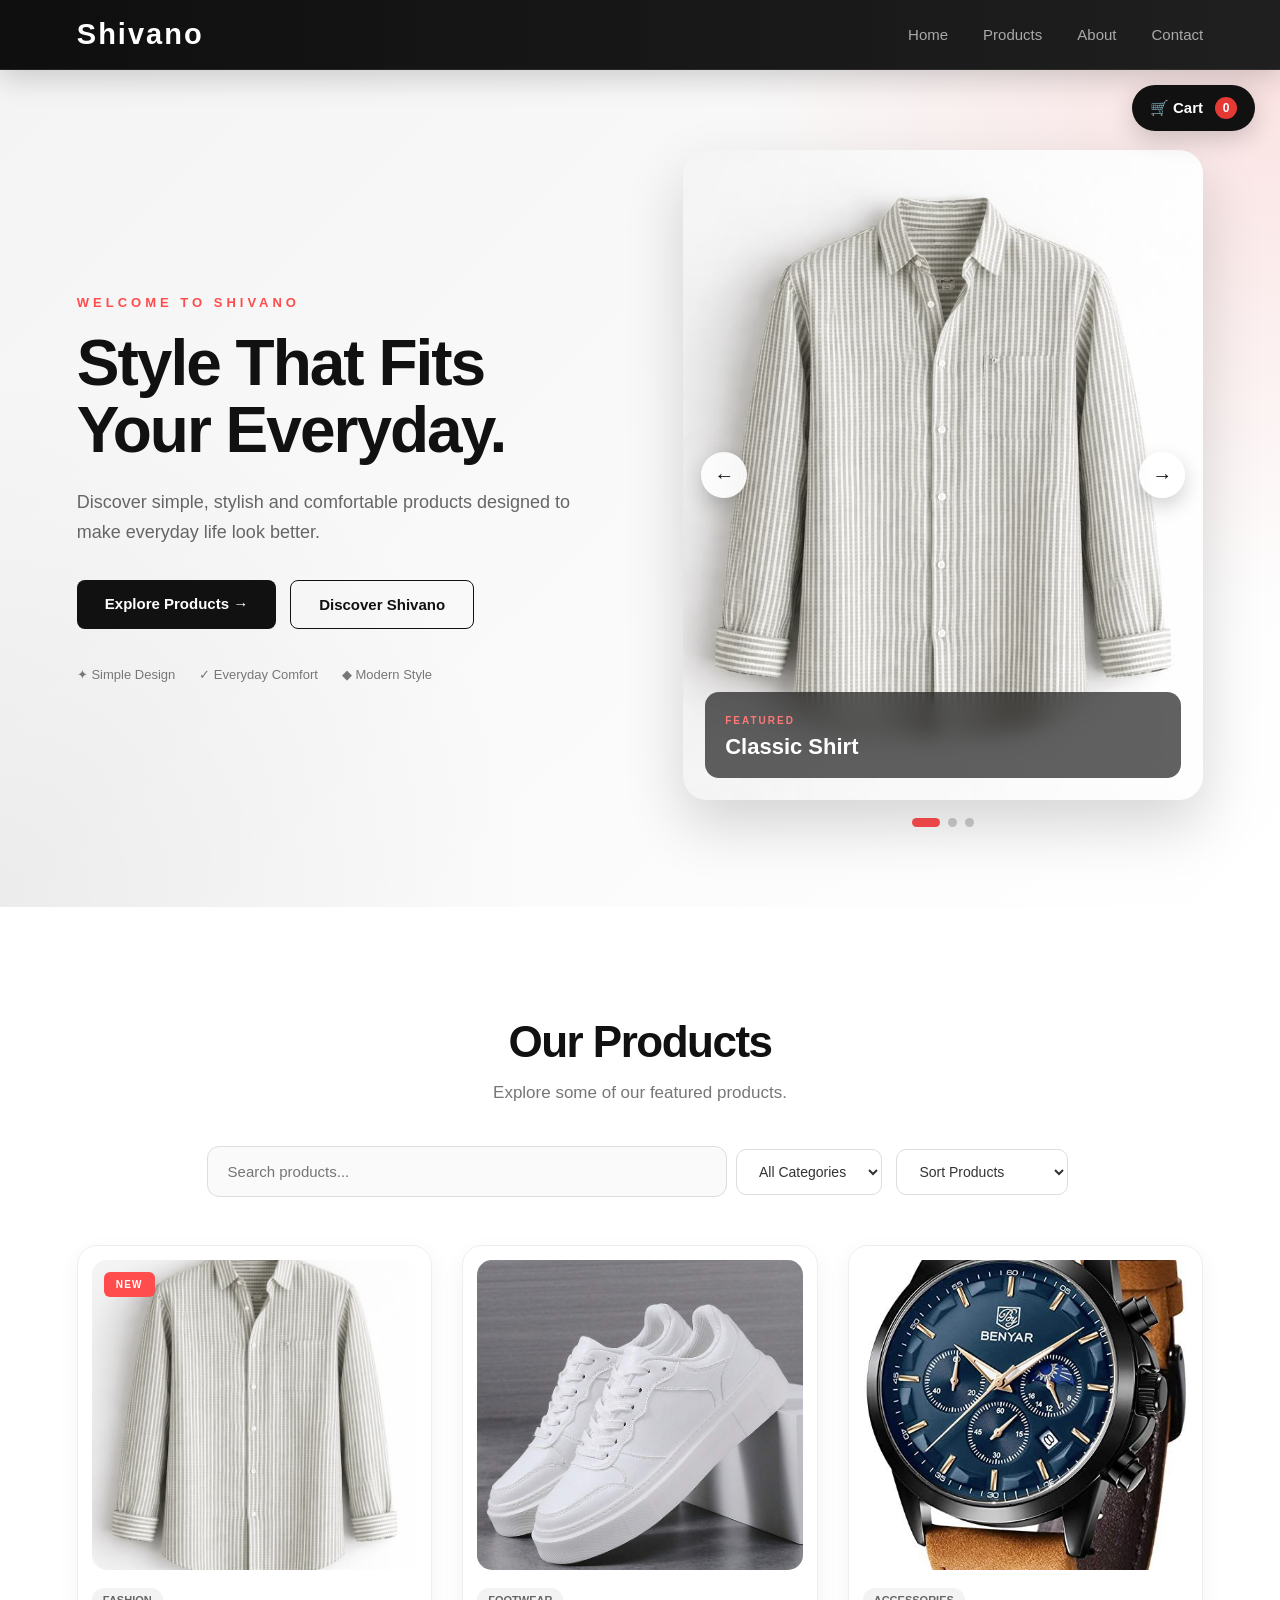
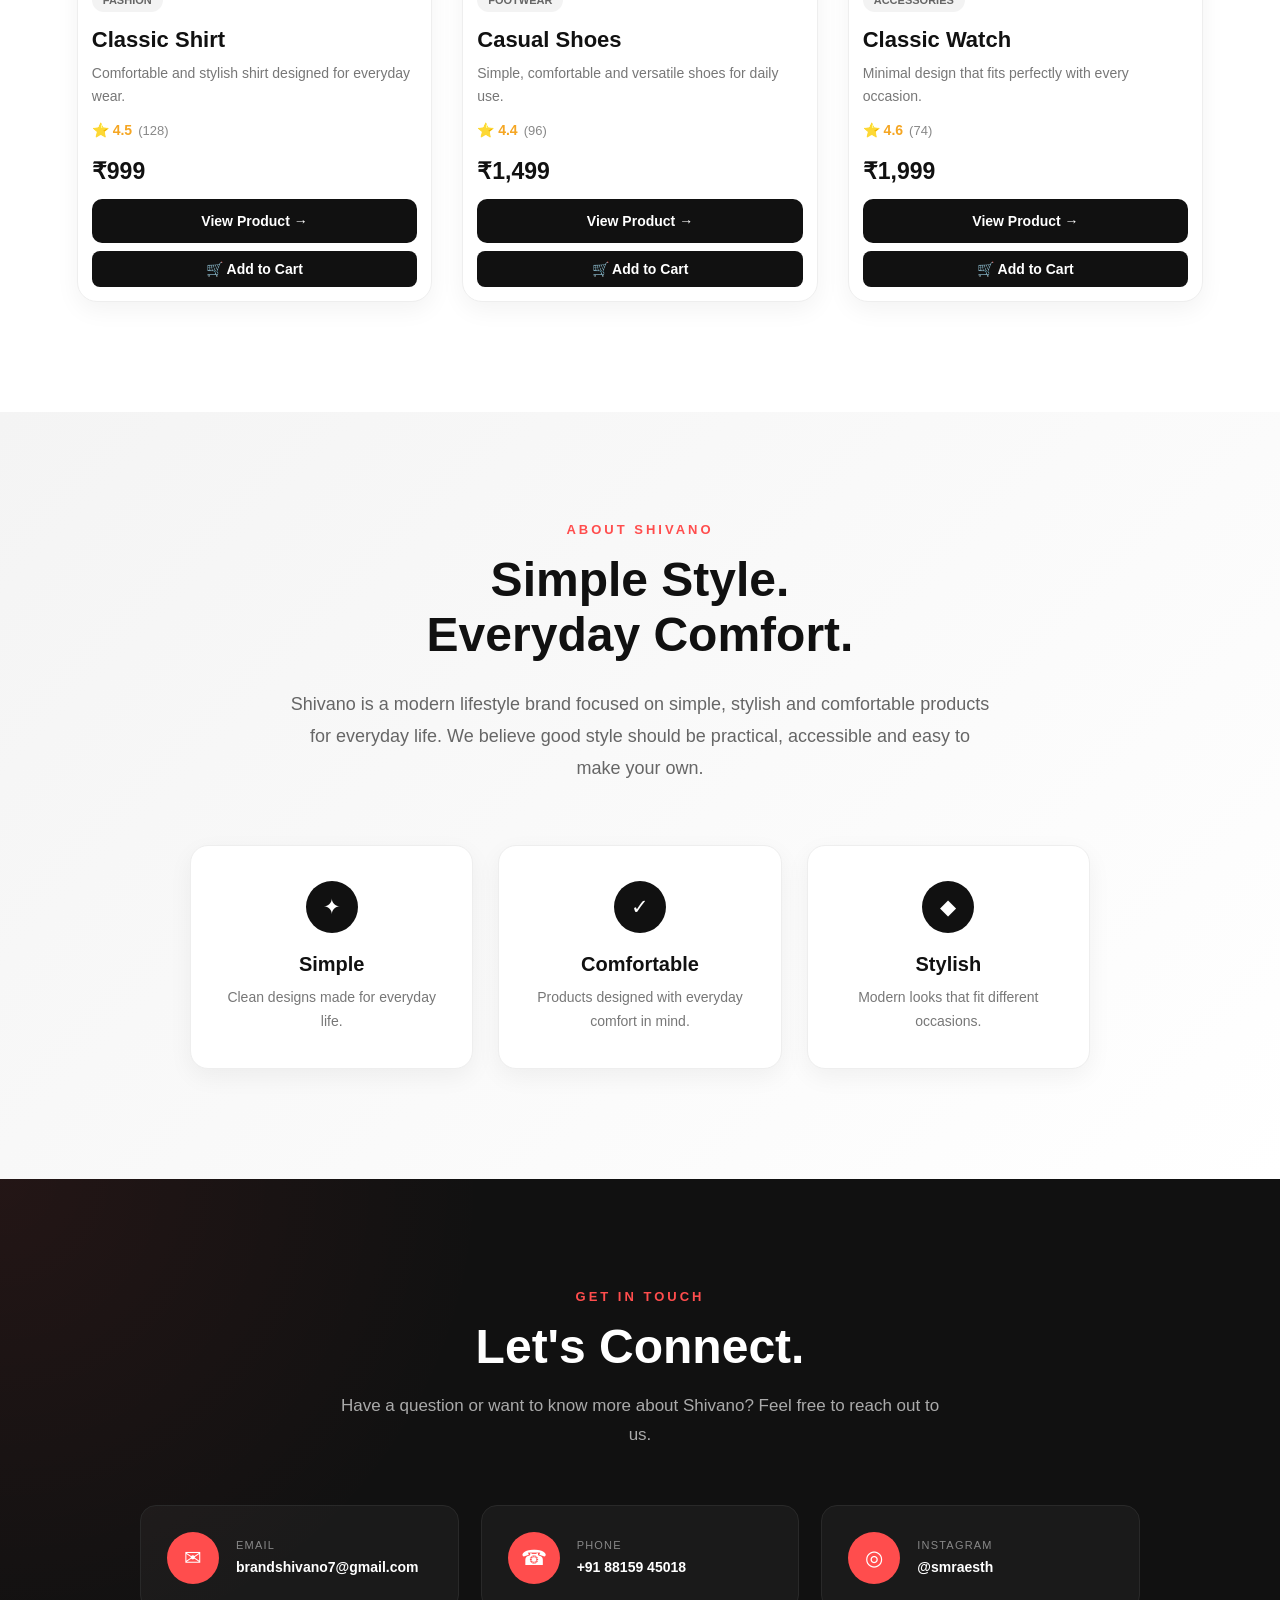
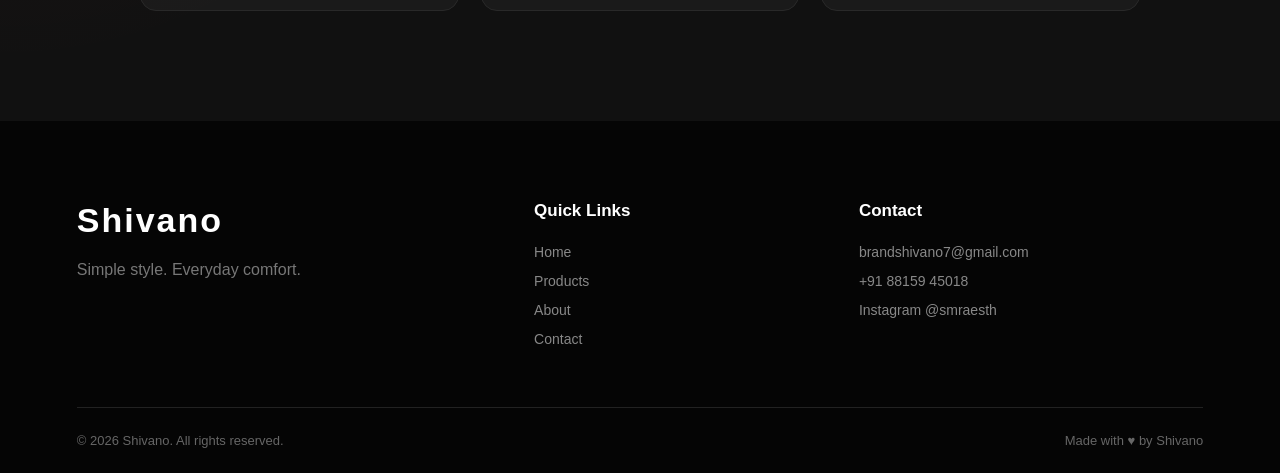
<file: index.html>
<!DOCTYPE html>
<html lang="en">

<head>
    <meta charset="UTF-8">
    <meta name="viewport" content="width=device-width, initial-scale=1.0">
    <title>Shivano Royale</title>
    <link rel="stylesheet" href="style.css">
</head>

<body>

    <nav>

        <a href="#" class="logo">
            Shivano
        </a>

        <button class="menu-btn" id="menuBtn">
            ☰
        </button>

        <div class="nav-links" id="navLinks">

            <a href="#">
                Home
            </a>

            <a href="#products">
                Products
            </a>

            <a href="#about">
                About
            </a>

            <a href="#contact">
                Contact
            </a>

        </div>

    </nav>


    <section class="hero">

        <div class="hero-content">

            <p class="hero-label">
                WELCOME TO SHIVANO
            </p>

            <h1>
                Style That Fits
                <br>
                Your Everyday.
            </h1>

            <p class="hero-description">
                Discover simple, stylish and comfortable
                products designed to make everyday life
                look better.
            </p>

            <div class="hero-buttons">

                <a href="#products" class="hero-btn">
                    Explore Products →
                </a>

                <a href="#about" class="hero-btn hero-btn-outline">
                    Discover Shivano
                </a>

            </div>

            <div class="hero-features">

                <span>
                    ✦ Simple Design
                </span>

                <span>
                    ✓ Everyday Comfort
                </span>

                <span>
                    ◆ Modern Style
                </span>

            </div>

        </div>


        <div class="hero-slider">

            <div class="slider-window">

                <div class="hero-slide active">

                    <img
                        src="./images/shirt.jpg"
                        alt="Shivano Classic Shirt"
                    >

                    <div class="slide-info">

                        <span>
                            FEATURED
                        </span>

                        <h3>
                            Classic Shirt
                        </h3>

                    </div>

                </div>


                <div class="hero-slide">

                    <img
                        src="./images/shoe.jpg"
                        alt="Shivano Casual Shoes"
                    >

                    <div class="slide-info">

                        <span>
                            EVERYDAY STYLE
                        </span>

                        <h3>
                            Casual Shoes
                        </h3>

                    </div>

                </div>


                <div class="hero-slide">

                    <img
                        src="./images/watch.jpg"
                        alt="Shivano Classic Watch"
                    >

                    <div class="slide-info">

                        <span>
                            NEW LOOK
                        </span>

                        <h3>
                            Classic Watch
                        </h3>

                    </div>

                </div>


                <button
                    class="slider-btn slider-prev"
                    id="sliderPrev"
                    aria-label="Previous product"
                >
                    ←
                </button>

                <button
                    class="slider-btn slider-next"
                    id="sliderNext"
                    aria-label="Next product"
                >
                    →
                </button>

            </div>


            <div class="slider-dots">

                <button
                    class="slider-dot active"
                    data-slide="0"
                    aria-label="Show shirt"
                ></button>

                <button
                    class="slider-dot"
                    data-slide="1"
                    aria-label="Show shoes"
                ></button>

                <button
                    class="slider-dot"
                    data-slide="2"
                    aria-label="Show watch"
                ></button>

            </div>

        </div>

    </section>


    <section class="products" id="products">

        <h2>
            Our Products
        </h2>

        <p class="products-intro">
            Explore some of our featured products.
        </p>

        <input
            type="text"
            id="productSearch"
            placeholder="Search products..."
        >

        <select id="categoryFilter">

            <option value="all">
                All Categories
            </option>

            <option value="Fashion">
                Fashion
            </option>

            <option value="Footwear">
                Footwear
            </option>

            <option value="Accessories">
                Accessories
            </option>

            <option value="Bottoms">
                Bottoms
            </option>

        </select>


        <select id="sortProducts">

            <option value="default">
                Sort Products
            </option>

            <option value="low">
                Price: Low to High
            </option>

            <option value="high">
                Price: High to Low
            </option>

        </select>


        <p id="noResults">
            No products found.
        </p>


        <div
            class="product-container"
            id="productContainer"
        ></div>

    </section>


    <section class="about" id="about">

        <div class="about-content">

            <p class="section-label">
                ABOUT SHIVANO
            </p>

            <h2>
                Simple Style.
                <br>
                Everyday Comfort.
            </h2>

            <p class="about-description">
                Shivano is a modern lifestyle brand
                focused on simple, stylish and
                comfortable products for everyday life.
                We believe good style should be practical,
                accessible and easy to make your own.
            </p>


            <div class="about-features">

                <div class="about-feature">

                    <div class="feature-icon">
                        ✦
                    </div>

                    <h3>
                        Simple
                    </h3>

                    <p>
                        Clean designs made for everyday life.
                    </p>

                </div>


                <div class="about-feature">

                    <div class="feature-icon">
                        ✓
                    </div>

                    <h3>
                        Comfortable
                    </h3>

                    <p>
                        Products designed with everyday
                        comfort in mind.
                    </p>

                </div>


                <div class="about-feature">

                    <div class="feature-icon">
                        ◆
                    </div>

                    <h3>
                        Stylish
                    </h3>

                    <p>
                        Modern looks that fit different
                        occasions.
                    </p>

                </div>

            </div>

        </div>

    </section>


    <section class="contact" id="contact">

        <div class="contact-content">

            <p class="section-label">
                GET IN TOUCH
            </p>

            <h2>
                Let's Connect.
            </h2>

            <p class="contact-intro">
                Have a question or want to know more
                about Shivano? Feel free to reach out
                to us.
            </p>


            <div class="contact-cards">


                <a
                    href="mailto:brandshivano7@gmail.com"
                    class="contact-card"
                >

                    <div class="contact-icon">
                        ✉
                    </div>

                    <div>

                        <span>
                            Email
                        </span>

                        <strong>
                            brandshivano7@gmail.com
                        </strong>

                    </div>

                </a>


                <a
                    href="tel:+918815945018"
                    class="contact-card"
                >

                    <div class="contact-icon">
                        ☎
                    </div>

                    <div>

                        <span>
                            Phone
                        </span>

                        <strong>
                            +91 88159 45018
                        </strong>

                    </div>

                </a>

                <a
                    href="https://instagram.com/smraesth"
                    target="_blank"
                    rel="noopener noreferrer"
                    class="contact-card"
                >

                    <div class="contact-icon">
                        ◎
                    </div>

                    <div>

                        <span>
                            Instagram
                        </span>

                        <strong>
                            @smraesth
                        </strong>

                    </div>

                </a>

            </div>

        </div>

    </section>


    <footer>

        <div class="footer-content">

            <div class="footer-brand">

                <a
                    href="#"
                    class="footer-logo"
                >
                    Shivano
                </a>

                <p>
                    Simple style. Everyday comfort.
                </p>

            </div>


            <div class="footer-links">

                <h3>
                    Quick Links
                </h3>

                <a href="#">
                    Home
                </a>

                <a href="#products">
                    Products
                </a>

                <a href="#about">
                    About
                </a>

                <a href="#contact">
                    Contact
                </a>

            </div>


            <div class="footer-contact">

                <h3>
                    Contact
                </h3>

                <a href="mailto:brandshivano7@gmail.com">
                    brandshivano7@gmail.com
                </a>

                <a href="tel:+918815945018">
                    +91 88159 45018
                </a>

                <a
                    href="https://instagram.com/smraesth"
                    target="_blank"
                    rel="noopener noreferrer"
                >
                    Instagram @smraesth
                </a>

            </div>

        </div>


        <div class="footer-bottom">

            <p>
                © 2026 Shivano. All rights reserved.
            </p>

            <p>
                Made with ♥ by Shivano
            </p>

        </div>

    </footer>


    <button
        id="topButton"
        title="Go to top"
    >
        ↑
    </button>


    <script src="script.js"></script>

</body>

</html>
</file>
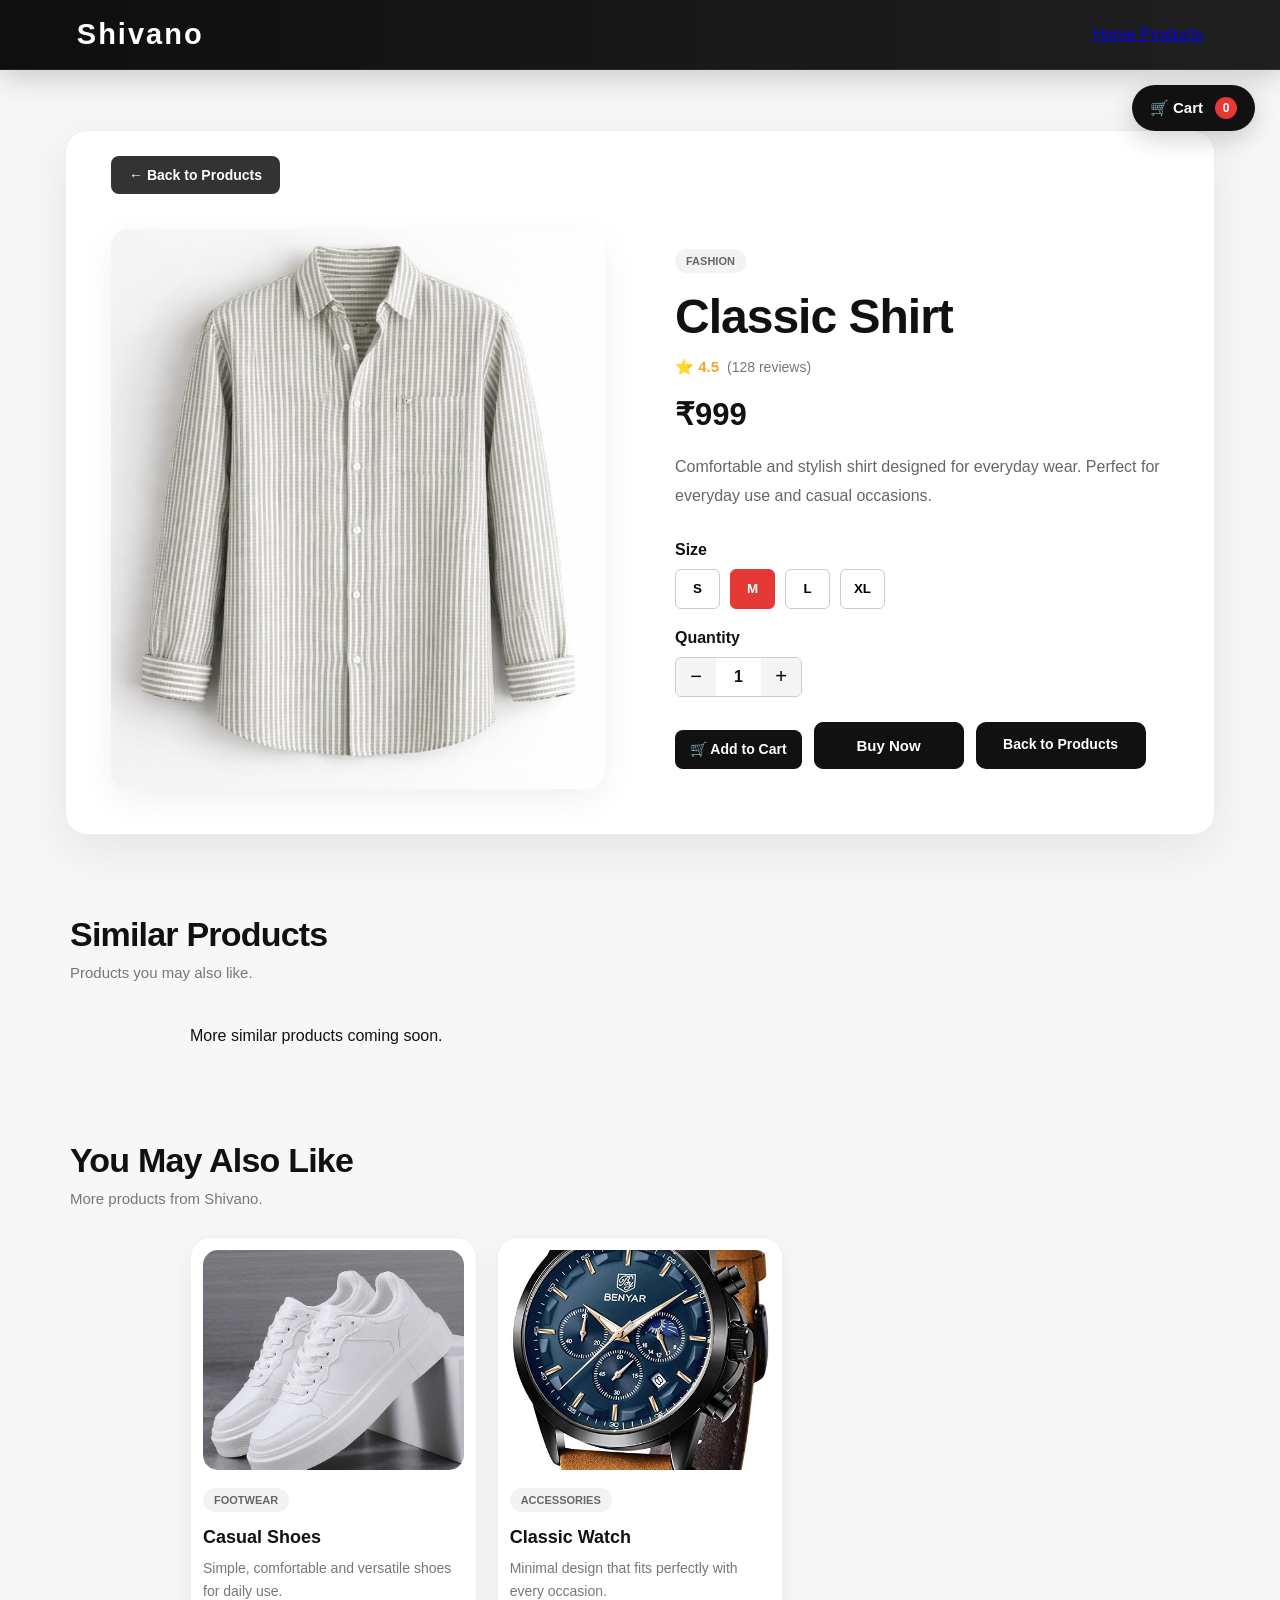
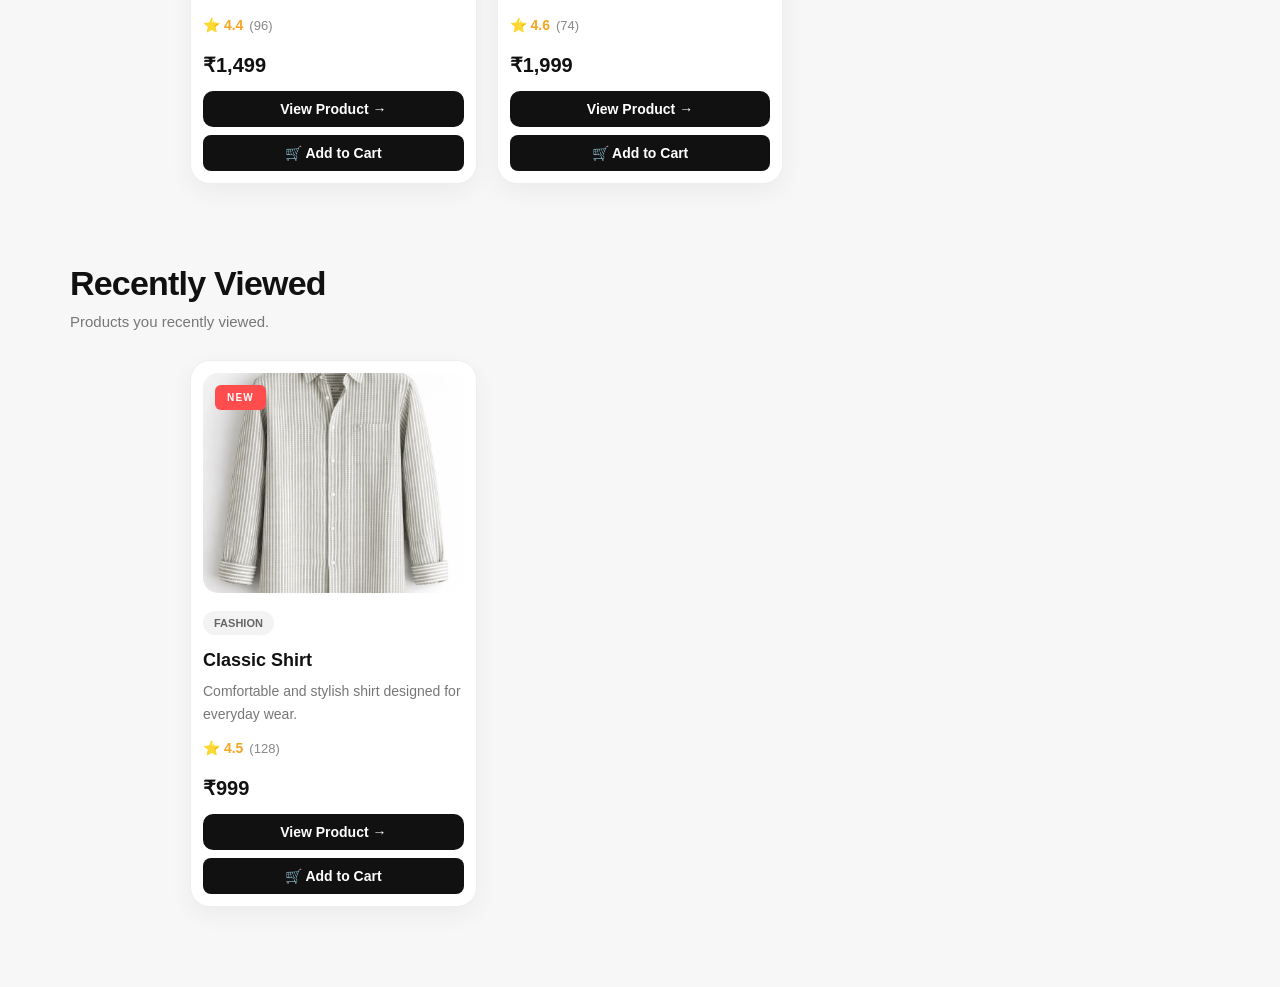
<file: shirt.html>
<!DOCTYPE html> 
<html lang="en"> 
 
<head> 
 
    <meta charset="UTF-8"> 
    <meta name="viewport" content="width=device-width, initial-scale=1.0"> 
 
    <title>Classic Shirt | Shivano</title> 
 
    <link rel="stylesheet" href="style.css"> 
 
</head> 
 
 
<body> 
 
 
    <!-- ========================= 
         NAVBAR 
    ========================= --> 
 
    <nav> 
 
        <a href="index.html" class="logo"> 
            Shivano 
        </a> 
 
        <div> 
 
            <a href="index.html"> 
                Home 
            </a> 
 
            <a href="index.html#products"> 
                Products 
            </a> 
 
        </div> 
 
    </nav> 
 
 
 
    <!-- ========================= 
         PRODUCT DETAILS 
    ========================= --> 
 
    <section class="product-details"> 
 
        <a 
            href="index.html#products" 
            class="back-btn" 
        > 
            ← Back to Products 
        </a> 
 
 
        <div class="product-detail-content"> 
 
 
            <!-- Product Image --> 
 
            <div class="product-detail-image"> 
 
                <img 
                    src="images/shirt.jpg" 
                    alt="Classic Shirt" 
                > 
 
            </div> 
 
 
 
            <!-- Product Information --> 
 
            <div class="product-detail-info"> 
 
                <span class="product-category"> 
                    Fashion 
                </span> 
 
 
                <h1> 
                    Classic Shirt 
                </h1> 
 
 
                <div class="product-detail-rating"> 
 
                    ⭐ 4.5 
 
                    <span> 
                        (128 reviews) 
                    </span> 
 
                </div> 
 
 
                <h2> 
                    ₹999 
                </h2> 
 
 
                <p> 
                    Comfortable and stylish shirt 
                    designed for everyday wear. 
                    Perfect for everyday use and 
                    casual occasions. 
                </p> 
 
 
 
                <!-- ========================= 
                     SIZE 
                ========================= --> 
 
                <div class="product-option"> 
 
                    <h3> 
                        Size 
                    </h3> 
 
 
                    <div class="size-options"> 
 
                        <button type="button"> 
                            S 
                        </button> 
 
                        <button 
                            type="button" 
                            class="selected" 
                        > 
                            M 
                        </button> 
 
                        <button type="button"> 
                            L 
                        </button> 
 
                        <button type="button"> 
                            XL 
                        </button> 
 
                    </div> 
 
                </div> 
 
 
 
                <!-- ========================= 
                     QUANTITY 
                ========================= --> 
 
                <div class="product-option"> 
 
                    <h3> 
                        Quantity 
                    </h3> 
 
 
                    <div class="quantity-control"> 
 
                        <button 
                            type="button" 
                            id="minusBtn" 
                        > 
                            − 
                        </button> 
 
 
                        <span id="quantity"> 
                            1 
                        </span> 
 
 
                        <button 
                            type="button" 
                            id="plusBtn" 
                        > 
                            + 
                        </button> 
 
                    </div> 
 
                </div> 
 
 
 
                <!-- ========================= 
                     PRODUCT ACTIONS 
                ========================= --> 
 
                <div class="product-actions"> 
 
 
                    <a 
                        href="#" 
                        class="buy-btn" 
                        id="buyNowBtn" 
                    > 
                        Buy Now 
                    </a> 
 
 
                    <a 
                        href="index.html#products" 
                        class="product-btn" 
                    > 
                        Back to Products 
                    </a> 
 
 
                </div> 
 
            </div> 
 
        </div> 
 
    </section> 
 
 
 
    <!-- ========================= 
         SIMILAR PRODUCTS 
    ========================= --> 
 
    <section class="similar-products"> 
 
        <h2> 
            Similar Products 
        </h2> 
 
        <p> 
            Products you may also like. 
        </p> 
 
 
        <div 
            class="product-container" 
            id="similarProducts" 
        > 
        </div> 
 
    </section> 
 
 
 
    <!-- ========================= 
         YOU MAY ALSO LIKE 
    ========================= --> 
 
    <section class="similar-products"> 
 
        <h2> 
            You May Also Like 
        </h2> 
 
        <p> 
            More products from Shivano. 
        </p> 
 
 
        <div 
            class="product-container" 
            id="recommendedProducts" 
        > 
        </div> 
 
    </section> 
 
 
 
    <!-- ========================= 
         BUY NOW POPUP 
    ========================= --> 
 
    <div 
        class="buy-popup" 
        id="buyPopup" 
    > 
 
        <div class="buy-popup-content"> 
 
 
            <button 
                class="buy-popup-close" 
                id="closeBuyPopup" 
            > 
                × 
            </button> 
 
 
            <div class="buy-popup-icon"> 
                ✓ 
            </div> 
 
 
            <h2> 
                Ready to Buy? 
            </h2> 
 
 
            <p> 
                Your Classic Shirt is ready. 
            </p> 
 
 
            <div class="buy-summary"> 
 
 
                <div> 
 
                    <span> 
                        Size 
                    </span> 
 
                    <strong id="popupSize"> 
                        M 
                    </strong> 
 
                </div> 
 
 
                <div> 
 
                    <span> 
                        Quantity 
                    </span> 
 
                    <strong id="popupQuantity"> 
                        1 
                    </strong> 
 
                </div> 
 
 
                <div> 
 
                    <span> 
                        Total 
                    </span> 
 
                    <strong id="popupTotal"> 
                        ₹999 
                    </strong> 
 
                </div> 
 
 
            </div> 
 
 
            <button 
                type="button" 
                class="confirm-buy-btn" 
                id="confirmBuyBtn" 
            > 
                Continue 
            </button> 
 
 
        </div> 
 
    </div> 
 
 
 
    <!-- ========================= 
         ORDER CONFIRMED POPUP 
    ========================= --> 
 
    <div 
        class="order-popup" 
        id="orderPopup" 
    > 
 
        <div class="order-popup-content"> 
 
 
            <div class="order-success-icon"> 
                ✓ 
            </div> 
 
 
            <h2> 
                Order Confirmed! 
            </h2> 
 
 
            <p> 
                Thank you for choosing Shivano. 
            </p> 
 
 
            <div class="order-message"> 
 
                Your order has been successfully 
                placed. 
 
            </div> 
 
 
            <button 
                type="button" 
                class="order-done-btn" 
                id="orderDoneBtn" 
            > 
                Done 
            </button> 
 
 
        </div> 
 
    </div> 
 
 
 
    <!-- ========================= 
         RECENTLY VIEWED 
    ========================= --> 
 
    <section class="similar-products"> 
 
        <h2> 
            Recently Viewed 
        </h2> 
 
        <p> 
            Products you recently viewed. 
        </p> 
 
 
        <div 
            class="product-container" 
            id="recentlyViewed" 
        > 
        </div> 
 
    </section> 
 
 
 
    <!-- ========================= 
         JAVASCRIPT 
    ========================= --> 
 
    <script src="script.js"></script> 
 
 
</body> 
 
</html>
</file>
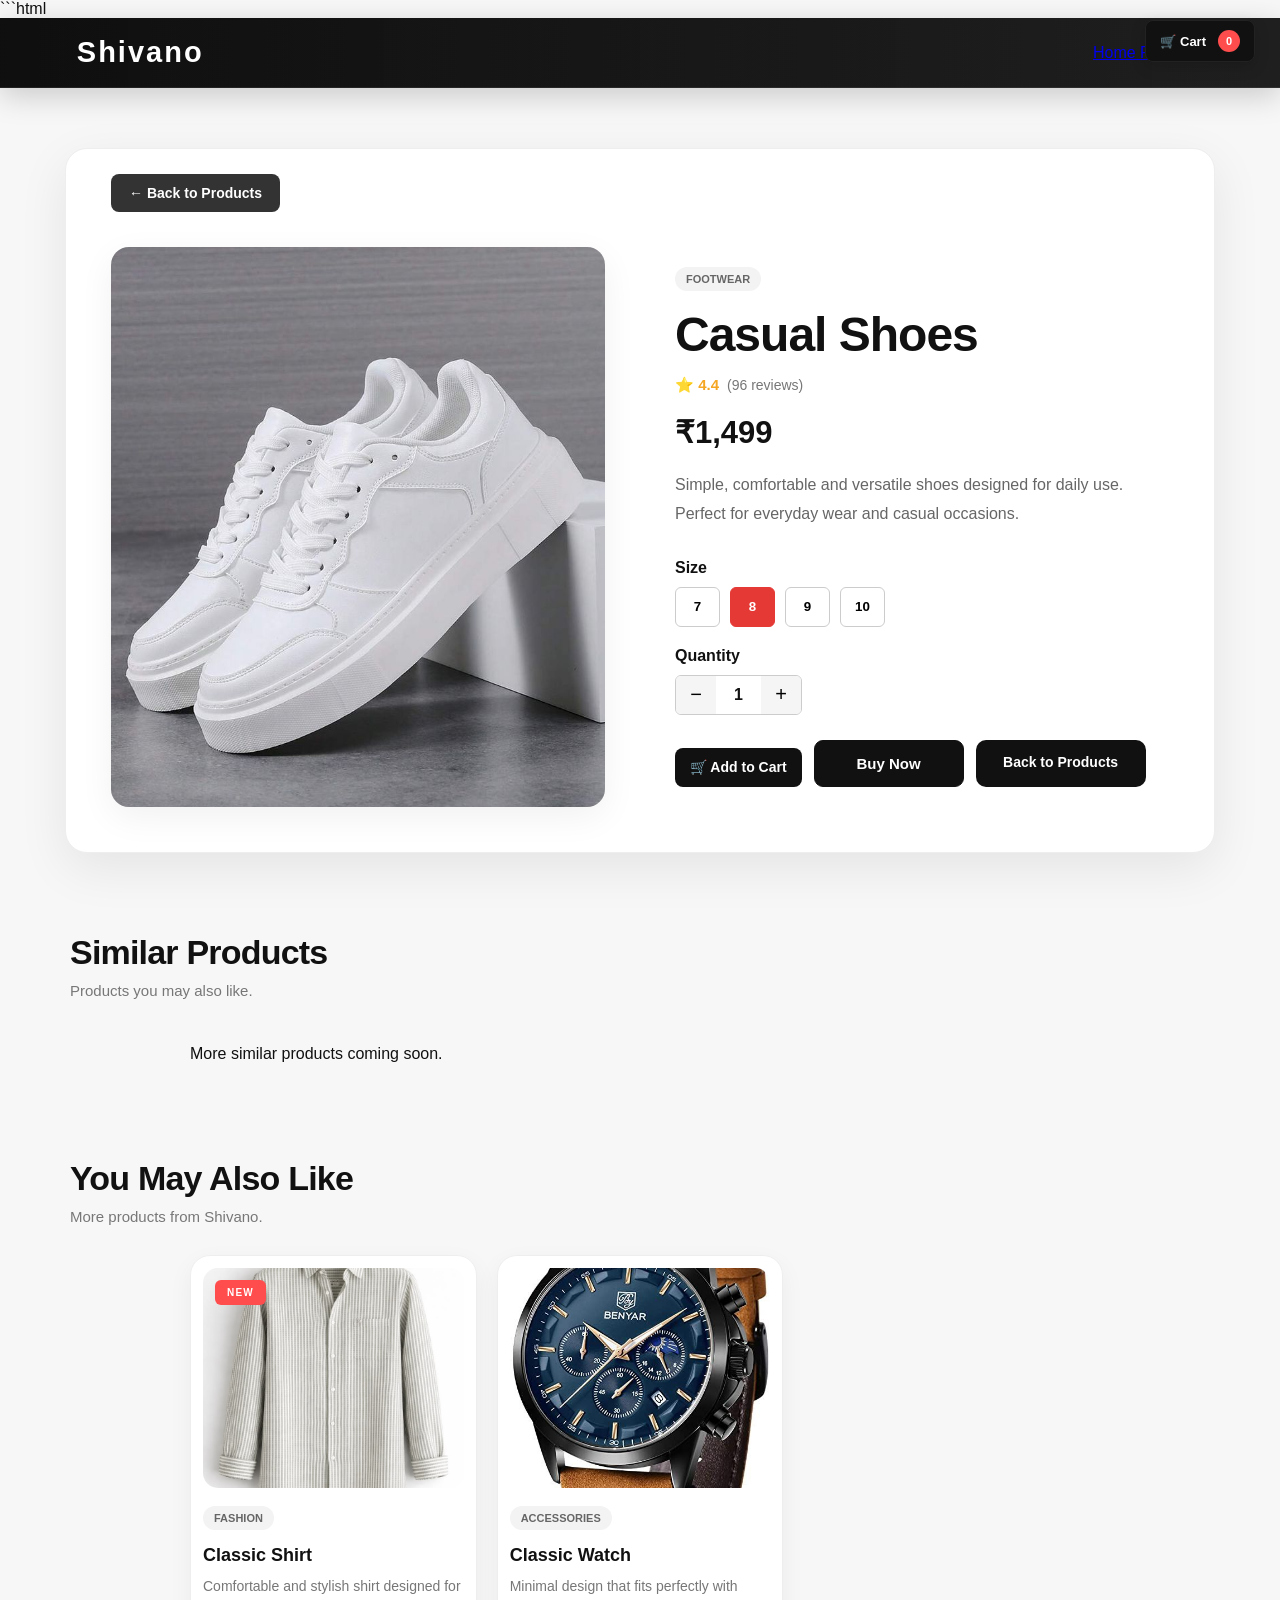
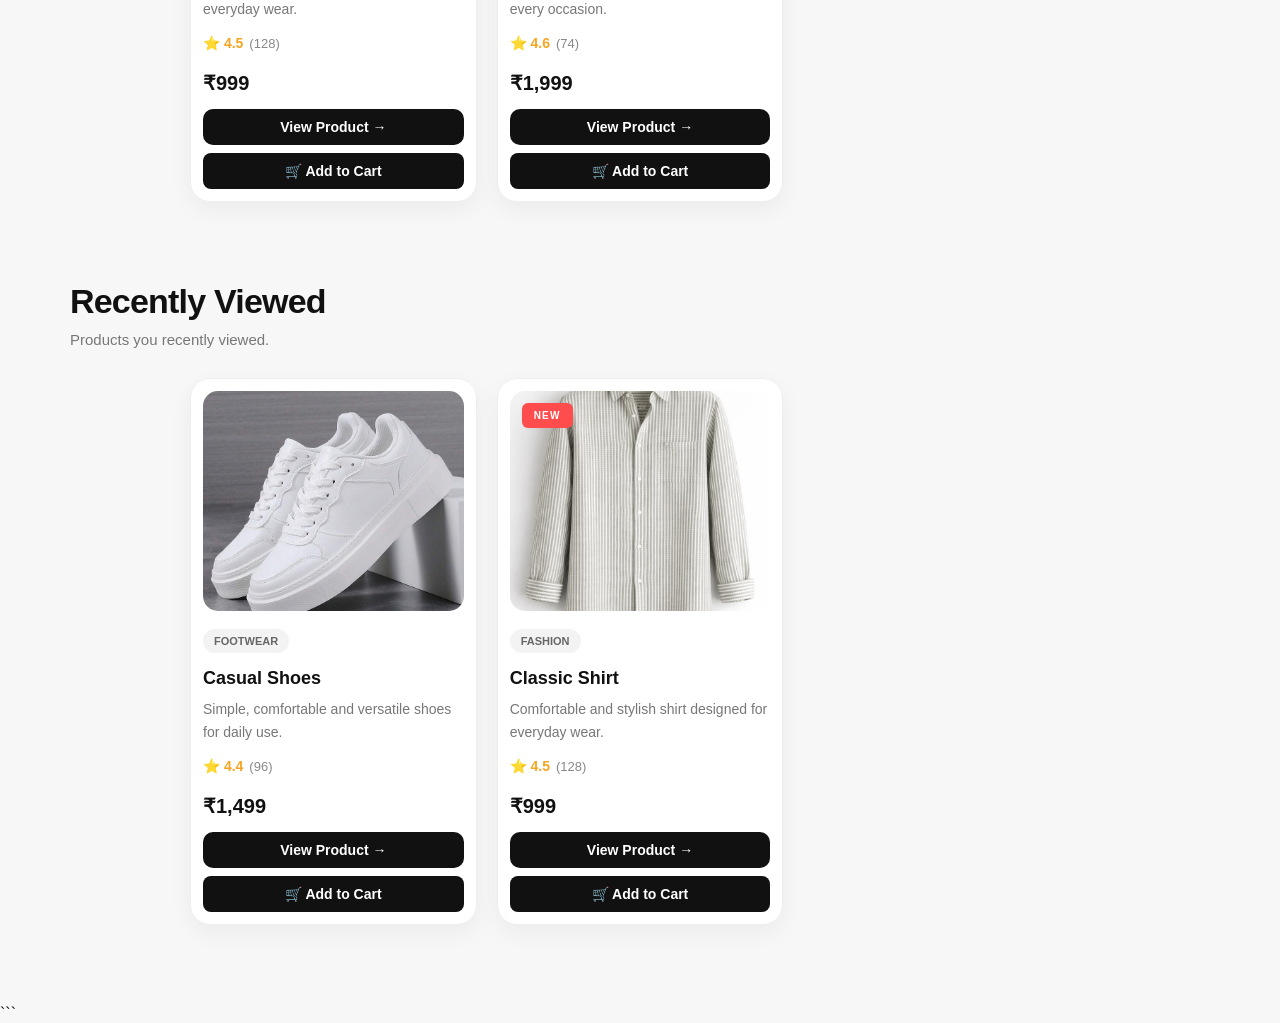
<file: shoes.html>
```html 
<!DOCTYPE html> 
<html lang="en"> 
 
<head> 
 
    <meta charset="UTF-8"> 
 
    <meta 
        name="viewport" 
        content="width=device-width, initial-scale=1.0" 
    > 
 
    <title>Casual Shoes | Shivano</title> 
 
    <link 
        rel="stylesheet" 
        href="style.css" 
    > 
 
</head> 
 
 
<body> 
 
 
    <!-- Navbar --> 
 
    <nav> 
 
        <a 
            href="index.html" 
            class="logo" 
        > 
            Shivano 
        </a> 
 
        <div> 
 
            <a href="index.html"> 
                Home 
            </a> 
 
            <a href="index.html#products"> 
                Products 
            </a> 
 
        </div> 
 
    </nav> 
 
 
 
    <!-- Product Details --> 
 
    <section class="product-details"> 
 
        <a 
            href="index.html#products" 
            class="back-btn" 
        > 
            ← Back to Products 
        </a> 
 
 
        <div class="product-detail-content"> 
 
 
            <div class="product-detail-image"> 
 
                <img 
                    src="images/shoe.jpg" 
                    alt="Casual Shoes" 
                > 
 
            </div> 
 
 
 
            <div class="product-detail-info"> 
 
                <span class="product-category"> 
                    Footwear 
                </span> 
 
 
                <h1> 
                    Casual Shoes 
                </h1> 
 
 
                <div class="product-detail-rating"> 
 
                    ⭐ 4.4 
 
                    <span> 
                        (96 reviews) 
                    </span> 
 
                </div> 
 
 
                <h2> 
                    ₹1,499 
                </h2> 
 
 
                <p> 
                    Simple, comfortable and versatile shoes 
                    designed for daily use. 
                    Perfect for everyday wear and casual occasions. 
                </p> 
 
 
 
                <!-- Size Selection --> 
 
                <div class="product-option"> 
 
                    <h3> 
                        Size 
                    </h3> 
 
 
                    <div class="size-options"> 
 
                        <button type="button"> 
                            7 
                        </button> 
 
                        <button 
                            type="button" 
                            class="selected" 
                        > 
                            8 
                        </button> 
 
                        <button type="button"> 
                            9 
                        </button> 
 
                        <button type="button"> 
                            10 
                        </button> 
 
                    </div> 
 
                </div> 
 
 
 
                <!-- Quantity --> 
 
                <div class="product-option"> 
 
                    <h3> 
                        Quantity 
                    </h3> 
 
 
                    <div class="quantity-control"> 
 
                        <button 
                            type="button" 
                            id="minusBtn" 
                        > 
                            − 
                        </button> 
 
 
                        <span id="quantity"> 
                            1 
                        </span> 
 
 
                        <button 
                            type="button" 
                            id="plusBtn" 
                        > 
                            + 
                        </button> 
 
                    </div> 
 
                </div> 
 
 
 
                <!-- Product Actions --> 
 
                <div class="product-actions"> 
 
                    <a 
                        href="#" 
                        class="buy-btn" 
                        id="buyNowBtn" 
                    > 
                        Buy Now 
                    </a> 
 
 
                    <a 
                        href="index.html#products" 
                        class="product-btn" 
                    > 
                        Back to Products 
                    </a> 
 
                </div> 
 
 
            </div> 
 
        </div> 
 
    </section> 
 
 
 
    <!-- Similar Products --> 
 
    <section class="similar-products"> 
 
        <h2> 
            Similar Products 
        </h2> 
 
        <p> 
            Products you may also like. 
        </p> 
 
 
        <div 
            class="product-container" 
            id="similarProducts" 
        > 
        </div> 
 
    </section> 
 
 
 
    <!-- You May Also Like --> 
 
    <section class="similar-products"> 
 
        <h2> 
            You May Also Like 
        </h2> 
 
        <p> 
            More products from Shivano. 
        </p> 
 
 
        <div 
            class="product-container" 
            id="recommendedProducts" 
        > 
        </div> 
 
    </section> 
 
 
 
    <!-- Recently Viewed --> 
 
    <section class="similar-products"> 
 
        <h2> 
            Recently Viewed 
        </h2> 
 
        <p> 
            Products you recently viewed. 
        </p> 
 
 
        <div 
            class="product-container" 
            id="recentlyViewed" 
        > 
        </div> 
 
    </section> 
 
 
 
    <!-- Buy Now Popup --> 
 
    <div 
        class="buy-popup" 
        id="buyPopup" 
    > 
 
        <div class="buy-popup-content"> 
 
 
            <button 
                class="buy-popup-close" 
                id="closeBuyPopup" 
            > 
                × 
            </button> 
 
 
            <div class="buy-popup-icon"> 
                ✓ 
            </div> 
 
 
            <h2> 
                Ready to Buy? 
            </h2> 
 
 
            <p> 
                Your Casual Shoes are ready. 
            </p> 
 
 
            <div class="buy-summary"> 
 
 
                <div> 
 
                    <span> 
                        Size 
                    </span> 
 
                    <strong id="popupSize"> 
                        8 
                    </strong> 
 
                </div> 
 
 
                <div> 
 
                    <span> 
                        Quantity 
                    </span> 
 
                    <strong id="popupQuantity"> 
                        1 
                    </strong> 
 
                </div> 
 
 
                <div> 
 
                    <span> 
                        Total 
                    </span> 
 
                    <strong id="popupTotal"> 
                        ₹1,499 
                    </strong> 
 
                </div> 
 
 
            </div> 
 
 
            <button 
                class="confirm-buy-btn" 
                id="confirmBuyBtn" 
            > 
                Continue 
            </button> 
 
 
        </div> 
 
    </div> 
 
 
 
    <!-- JavaScript --> 
 
    <script src="script.js"></script> 
 
 
</body> 
 
</html> 
```
</file>
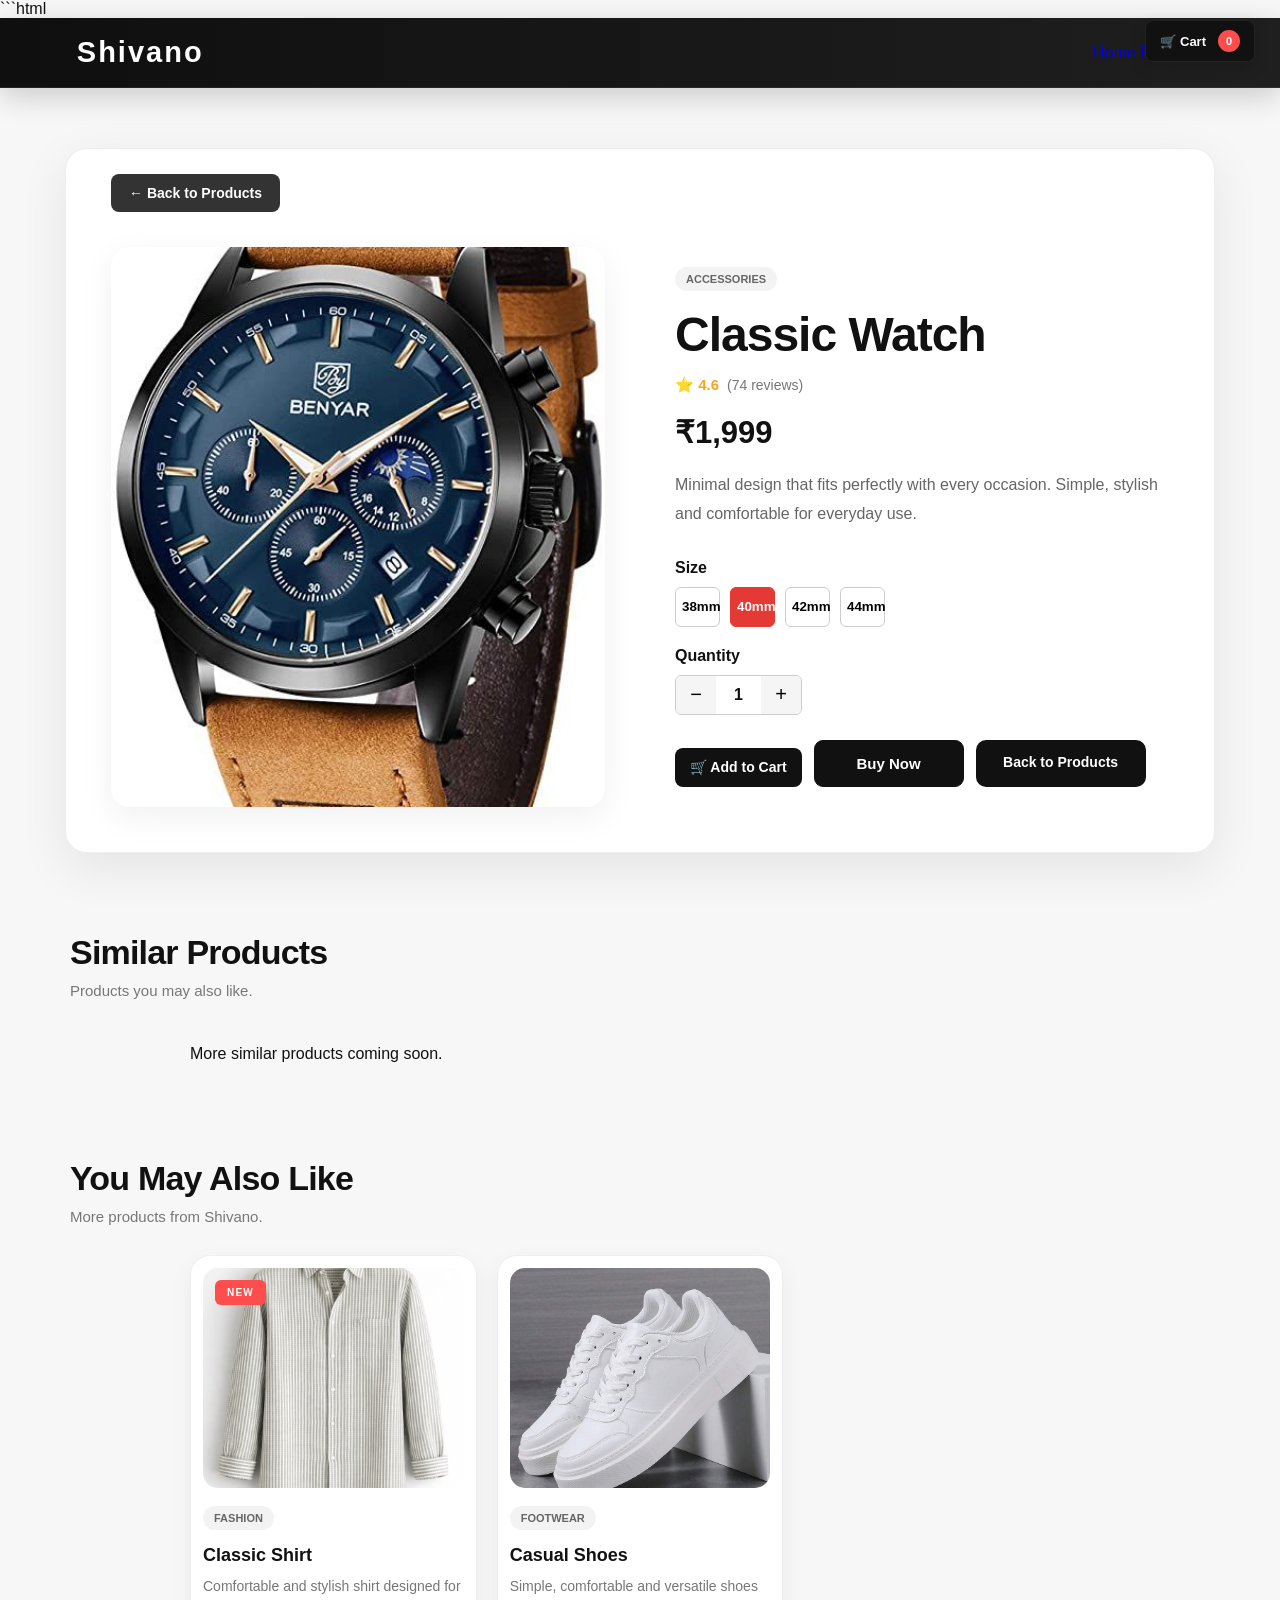
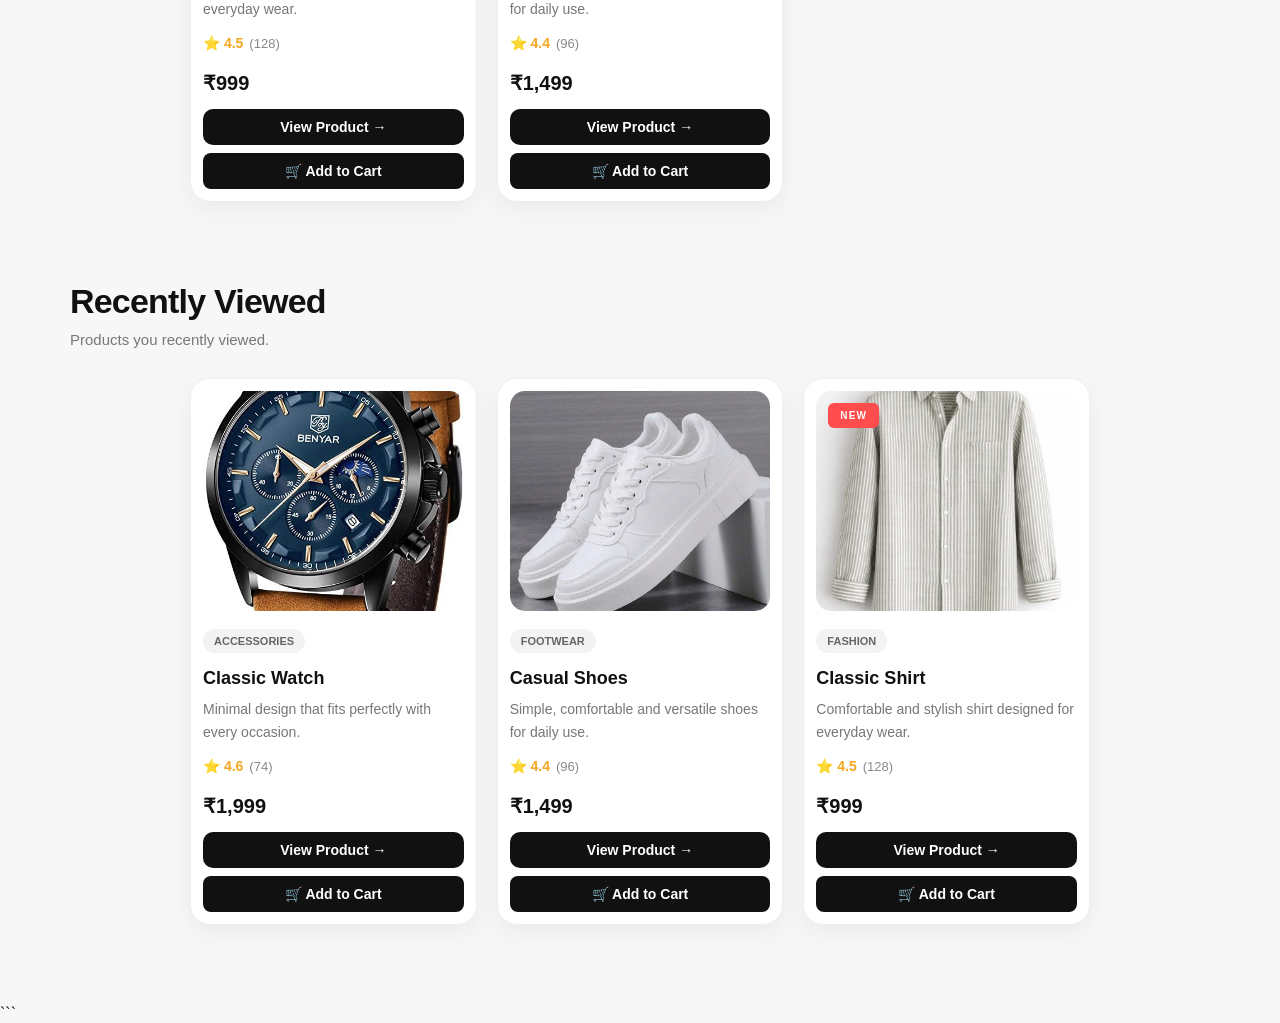
<file: watch.html>
```html 
<!DOCTYPE html> 
<html lang="en"> 
 
<head> 
 
    <meta charset="UTF-8"> 
 
    <meta 
        name="viewport" 
        content="width=device-width, initial-scale=1.0" 
    > 
 
    <title>Classic Watch | Shivano</title> 
 
    <link 
        rel="stylesheet" 
        href="style.css" 
    > 
 
</head> 
 
 
<body> 
 
 
    <!-- Navbar --> 
 
    <nav> 
 
        <a 
            href="index.html" 
            class="logo" 
        > 
            Shivano 
        </a> 
 
 
        <div> 
 
            <a href="index.html"> 
                Home 
            </a> 
 
            <a href="index.html#products"> 
                Products 
            </a> 
 
        </div> 
 
    </nav> 
 
 
 
    <!-- Product Details --> 
 
    <section class="product-details"> 
 
        <a 
            href="index.html#products" 
            class="back-btn" 
        > 
            ← Back to Products 
        </a> 
 
 
        <div class="product-detail-content"> 
 
 
            <div class="product-detail-image"> 
 
                <img 
                    src="images/watch.jpg" 
                    alt="Classic Watch" 
                > 
 
            </div> 
 
 
 
            <div class="product-detail-info"> 
 
                <span class="product-category"> 
                    Accessories 
                </span> 
 
 
                <h1> 
                    Classic Watch 
                </h1> 
 
 
                <div class="product-detail-rating"> 
 
                    ⭐ 4.6 
 
                    <span> 
                        (74 reviews) 
                    </span> 
 
                </div> 
 
 
                <h2> 
                    ₹1,999 
                </h2> 
 
 
                <p> 
                    Minimal design that fits perfectly 
                    with every occasion. 
                    Simple, stylish and comfortable 
                    for everyday use. 
                </p> 
 
 
 
                <!-- Size Selection --> 
 
                <div class="product-option"> 
 
                    <h3> 
                        Size 
                    </h3> 
 
 
                    <div class="size-options"> 
 
                        <button type="button"> 
                            38mm 
                        </button> 
 
                        <button 
                            type="button" 
                            class="selected" 
                        > 
                            40mm 
                        </button> 
 
                        <button type="button"> 
                            42mm 
                        </button> 
 
                        <button type="button"> 
                            44mm 
                        </button> 
 
                    </div> 
 
                </div> 
 
 
 
                <!-- Quantity --> 
 
                <div class="product-option"> 
 
                    <h3> 
                        Quantity 
                    </h3> 
 
 
                    <div class="quantity-control"> 
 
                        <button 
                            type="button" 
                            id="minusBtn" 
                        > 
                            − 
                        </button> 
 
 
                        <span id="quantity"> 
                            1 
                        </span> 
 
 
                        <button 
                            type="button" 
                            id="plusBtn" 
                        > 
                            + 
                        </button> 
 
                    </div> 
 
                </div> 
 
 
 
                <!-- Product Actions --> 
 
                <div class="product-actions"> 
 
                    <a 
                        href="#" 
                        class="buy-btn" 
                        id="buyNowBtn" 
                    > 
                        Buy Now 
                    </a> 
 
 
                    <a 
                        href="index.html#products" 
                        class="product-btn" 
                    > 
                        Back to Products 
                    </a> 
 
                </div> 
 
 
            </div> 
 
        </div> 
 
    </section> 
 
 
 
    <!-- Similar Products --> 
 
    <section class="similar-products"> 
 
        <h2> 
            Similar Products 
        </h2> 
 
        <p> 
            Products you may also like. 
        </p> 
 
 
        <div 
            class="product-container" 
            id="similarProducts" 
        > 
        </div> 
 
    </section> 
 
 
 
    <!-- You May Also Like --> 
 
    <section class="similar-products"> 
 
        <h2> 
            You May Also Like 
        </h2> 
 
        <p> 
            More products from Shivano. 
        </p> 
 
 
        <div 
            class="product-container" 
            id="recommendedProducts" 
        > 
        </div> 
 
    </section> 
 
 
 
    <!-- Recently Viewed --> 
 
    <section class="similar-products"> 
 
        <h2> 
            Recently Viewed 
        </h2> 
 
        <p> 
            Products you recently viewed. 
        </p> 
 
 
        <div 
            class="product-container" 
            id="recentlyViewed" 
        > 
        </div> 
 
    </section> 
 
 
 
    <!-- Buy Now Popup --> 
 
    <div 
        class="buy-popup" 
        id="buyPopup" 
    > 
 
        <div class="buy-popup-content"> 
 
 
            <button 
                class="buy-popup-close" 
                id="closeBuyPopup" 
            > 
                × 
            </button> 
 
 
            <div class="buy-popup-icon"> 
                ✓ 
            </div> 
 
 
            <h2> 
                Ready to Buy? 
            </h2> 
 
 
            <p> 
                Your Classic Watch is ready. 
            </p> 
 
 
            <div class="buy-summary"> 
 
 
                <div> 
 
                    <span> 
                        Size 
                    </span> 
 
                    <strong id="popupSize"> 
                        40mm 
                    </strong> 
 
                </div> 
 
 
                <div> 
 
                    <span> 
                        Quantity 
                    </span> 
 
                    <strong id="popupQuantity"> 
                        1 
                    </strong> 
 
                </div> 
 
 
                <div> 
 
                    <span> 
                        Total 
                    </span> 
 
                    <strong id="popupTotal"> 
                        ₹1,999 
                    </strong> 
 
                </div> 
 
 
            </div> 
 
 
            <button 
                class="confirm-buy-btn" 
                id="confirmBuyBtn" 
            > 
                Continue 
            </button> 
 
 
        </div> 
 
    </div> 
 
 
 
    <!-- JavaScript --> 
 
    <script src="script.js"></script> 
 
 
</body> 
 
</html> 
```
</file>
<file: style.css>
.product-card {
    background: #fff;
    border: 1px solid #eee;
    border-radius: 18px;
    overflow: hidden;
    box-shadow: 0 12px 35px rgba(0, 0, 0, 0.06);
    transition:
        transform 0.4s ease,
        box-shadow 0.4s ease,
        border-color 0.4s ease;
    position: relative;
    opacity: 0;
    animation:
        cardAppear 0.7s ease forwards;
}

.product-card:hover {
    transform: translateY(-10px);
    border-color: #ddd;
    box-shadow:
        0 25px 55px rgba(0, 0, 0, 0.14);
}

.product-image-wrapper {
    position: relative;
    overflow: hidden;
    border-radius: 15px;
    background: #f5f5f5;
}

.product-card img {
    display: block;
    width: 100%;
    height: 310px;
    object-fit: cover;
    transition:
        transform 0.7s ease;
}

.product-card:hover img {
    transform: scale(1.08);
}

html {
    scroll-behavior: smooth;
}

* {
    box-sizing: border-box;
}

body {
    margin: 0;
    font-family: Arial, sans-serif;
    background: #f7f7f7;
    color: #111;
}

img {
    max-width: 100%;
}

button,
input,
select {
    font-family: inherit;
}

nav {
    display: flex;
    justify-content: space-between;
    align-items: center;
    padding: 18px 6%;
    background:
        linear-gradient(
            90deg,
            rgba(10, 10, 10, 0.98),
            rgba(22, 22, 22, 0.96)
        );
    color: white;
    position: sticky;
    top: 0;
    z-index: 1000;
    border-bottom: 1px solid rgba(255, 255, 255, 0.08);
    box-shadow:
        0 8px 30px rgba(0, 0, 0, 0.18);
    backdrop-filter: blur(14px);
}

.logo {
    position: relative;
    text-decoration: none;
    color: white;
    font-size: 29px;
    font-weight: bold;
    letter-spacing: 2px;
    transition:
        color 0.3s ease,
        transform 0.3s ease,
        text-shadow 0.3s ease;
}

.logo:hover {
    color: #ff4d4d;
    transform: translateY(-2px);
    text-shadow:
        0 0 18px rgba(255, 77, 77, 0.35);
}

.logo::after {
    content: "";
    position: absolute;
    left: 50%;
    bottom: -7px;
    width: 0;
    height: 2px;
    background: #ff4d4d;
    transform: translateX(-50%);
    border-radius: 10px;
    transition: width 0.35s ease;
}

.logo:hover::after {
    width: 100%;
}

.nav-links {
    display: flex;
    align-items: center;
    gap: 35px;
}

.nav-links a {
    position: relative;
    padding: 8px 0;
    text-decoration: none;
    color: #aaa;
    font-size: 15px;
    font-weight: 500;
    transition:
        color 0.3s ease,
        transform 0.3s ease;
}

.nav-links a:hover {
    color: white;
    transform: translateY(-2px);
}

.nav-links a::after {
    content: "";
    position: absolute;
    left: 50%;
    bottom: 0;
    width: 0;
    height: 2px;
    background:
        linear-gradient(
            90deg,
            #ff4d4d,
            #ff7777
        );
    border-radius: 10px;
    transform: translateX(-50%);
    transition: width 0.3s ease;
}

.nav-links a:hover::after {
    width: 100%;
}

.menu-btn {
    display: none;
    width: 42px;
    height: 42px;
    background:
        rgba(255, 255, 255, 0.05);
    border: 1px solid rgba(255, 255, 255, 0.12);
    border-radius: 10px;
    color: white;
    font-size: 23px;
    cursor: pointer;
    transition:
        background 0.3s ease,
        transform 0.3s ease;
}

.menu-btn:hover {
    background: rgba(255, 77, 77, 0.2);
    transform: scale(1.04);
}

.hero {
    min-height: 650px;
    padding: 80px 6%;
    display: grid;
    grid-template-columns:
        1fr 1fr;
    align-items: center;
    gap: 70px;
    position: relative;
    overflow: hidden;
    background:
        radial-gradient(
            circle at top right,
            rgba(255, 77, 77, 0.14),
            transparent 35%
        ),
        radial-gradient(
            circle at bottom left,
            rgba(0, 0, 0, 0.05),
            transparent 35%
        ),
        linear-gradient(
            135deg,
            #f4f4f4,
            #ffffff
        );
}

.hero-content {
    max-width: 650px;
}

.hero-label {
    margin: 0 0 20px;
    color: #ff4d4d;
    font-size: 13px;
    font-weight: bold;
    letter-spacing: 4px;
}

.hero h1 {
    margin: 0 0 22px;
    font-size: clamp(45px, 5vw, 72px);
    line-height: 1.05;
    letter-spacing: -2px;
}

.hero-description {
    max-width: 580px;
    margin: 0 0 32px;
    color: #666;
    font-size: 18px;
    line-height: 1.7;
}

.hero-buttons {
    display: flex;
    gap: 14px;
    flex-wrap: wrap;
}

.hero-btn {
    display: inline-block;
    padding: 15px 28px;
    background: #111;
    color: white;
    text-decoration: none;
    border-radius: 8px;
    font-size: 15px;
    font-weight: bold;
    transition:
        background 0.3s ease,
        color 0.3s ease,
        transform 0.3s ease,
        box-shadow 0.3s ease;
}

.hero-btn:hover {
    background: #ff4d4d;
    transform: translateY(-4px);
    box-shadow:
        0 12px 25px rgba(255, 77, 77, 0.25);
}

.hero-btn-outline {
    background: transparent;
    color: #111;
    border: 1px solid #111;
}

.hero-btn-outline:hover {
    color: white;
    border-color: #ff4d4d;
}

.hero-features {
    display: flex;
    gap: 24px;
    flex-wrap: wrap;
    margin-top: 38px;
    color: #777;
    font-size: 13px;
}

.hero-slider {
    width: 100%;
    max-width: 520px;
    margin-left: auto;
}

.slider-window {
    position: relative;
    width: 100%;
    aspect-ratio: 4 / 5;
    overflow: hidden;
    border-radius: 24px;
    background: #eee;
    box-shadow:
        0 25px 60px rgba(0, 0, 0, 0.16);
}

.hero-slide {
    position: absolute;
    inset: 0;
    opacity: 0;
    transform: scale(1.04);
    transition:
        opacity 0.7s ease,
        transform 0.9s ease;
    pointer-events: none;
}

.hero-slide.active {
    opacity: 1;
    transform: scale(1);
    pointer-events: auto;
}

.hero-slide img {
    width: 100%;
    height: 100%;
    display: block;
    object-fit: cover;
}

.slide-info {
    position: absolute;
    left: 22px;
    right: 22px;
    bottom: 22px;
    padding: 18px 20px;
    background:
        rgba(0, 0, 0, 0.62);
    color: white;
    border-radius: 14px;
    backdrop-filter: blur(10px);
}

.slide-info span {
    font-size: 10px;
    font-weight: bold;
    letter-spacing: 2px;
    color: #ff7777;
}

.slide-info h3 {
    margin: 6px 0 0;
    font-size: 22px;
}

.slider-btn {
    position: absolute;
    top: 50%;
    width: 46px;
    height: 46px;
    border: none;
    border-radius: 50%;
    background:
        rgba(255, 255, 255, 0.9);
    color: #111;
    font-size: 20px;
    cursor: pointer;
    display: flex;
    align-items: center;
    justify-content: center;
    transform: translateY(-50%);
    box-shadow:
        0 8px 20px rgba(0, 0, 0, 0.18);
    transition:
        background 0.3s ease,
        color 0.3s ease,
        transform 0.3s ease;
}

.slider-btn:hover {
    background: #ff4d4d;
    color: white;
    transform:
        translateY(-50%)
        scale(1.08);
}

.slider-prev {
    left: 18px;
}

.slider-next {
    right: 18px;
}

.slider-dots {
    display: flex;
    justify-content: center;
    gap: 8px;
    margin-top: 18px;
}

.slider-dot {
    width: 9px;
    height: 9px;
    padding: 0;
    border: none;
    border-radius: 50%;
    background: #ccc;
    cursor: pointer;
    transition:
        width 0.3s ease,
        background 0.3s ease;
}

.slider-dot.active {
    width: 28px;
    border-radius: 10px;
    background: #ff4d4d;
}

.products {
    padding: 110px 6%;
    text-align: center;
    background: #fff;
}

.products h2 {
    margin: 0 0 12px;
    font-size: 44px;
    letter-spacing: -1.5px;
}

.products-intro {
    margin: 0 auto 40px;
    color: #777;
    font-size: 17px;
    line-height: 1.6;
}

#productSearch {
    width: 100%;
    max-width: 520px;
    padding: 16px 20px;
    margin-bottom: 18px;
    border: 1px solid #ddd;
    border-radius: 12px;
    background: #fafafa;
    color: #111;
    font-size: 15px;
    outline: none;
    transition:
        border 0.3s ease,
        box-shadow 0.3s ease;
}

#productSearch:focus {
    background: white;
    border-color: #111;
    box-shadow:
        0 0 0 4px rgba(0, 0, 0, 0.05);
}

#categoryFilter,
#sortProducts {
    padding: 13px 18px;
    margin: 0 5px 50px;
    border: 1px solid #ddd;
    border-radius: 10px;
    background: white;
    color: #333;
    font-size: 14px;
    cursor: pointer;
    outline: none;
    transition:
        border 0.3s ease,
        box-shadow 0.3s ease;
}

#categoryFilter:focus,
#sortProducts:focus {
    border-color: #111;
    box-shadow:
        0 0 0 4px rgba(0, 0, 0, 0.04);
}

#noResults {
    display: none;
    margin: 10px 0 35px;
    color: #777;
}

.product-container {
    max-width: 1200px;
    margin: auto;
    display: grid;
    grid-template-columns:
        repeat(3, minmax(0, 1fr));
    gap: 30px;
}

.product-card {
    position: relative;
    display: flex;
    flex-direction: column;
    overflow: hidden;
    padding: 14px;
    background: #fff;
    border: 1px solid #eee;
    border-radius: 20px;
    text-align: left;
    box-shadow:
        0 8px 25px rgba(0, 0, 0, 0.05);
    opacity: 0;
}

.new-badge {
    position: absolute;
    top: 12px;
    left: 12px;
    z-index: 3;
    padding: 7px 12px;
    background: #ff4d4d;
    color: white;
    border-radius: 6px;
    font-size: 10px;
    font-weight: bold;
    letter-spacing: 1.2px;
}

.product-category {
    display: inline-block;
    align-self: flex-start;
    margin-top: 18px;
    padding: 6px 11px;
    background: #f3f3f3;
    color: #666;
    border-radius: 20px;
    font-size: 11px;
    font-weight: bold;
    text-transform: uppercase;
}

.product-card h3 {
    margin: 14px 0 8px;
    font-size: 22px;
    line-height: 1.25;
}

.product-card p {
    margin: 0;
    color: #777;
    font-size: 14px;
    line-height: 1.7;
}

.product-card h4 {
    margin: 20px 0 14px;
    font-size: 23px;
}

.product-rating {
    display: flex;
    align-items: center;
    gap: 6px;
    margin-top: 13px;
    color: #f5a623;
    font-size: 14px;
    font-weight: bold;
}

.product-rating span {
    color: #888;
    font-size: 13px;
    font-weight: normal;
}

.product-btn {
    display: block;
    width: 100%;
    margin-top: auto;
    padding: 14px 20px;
    background: #111;
    color: white;
    text-decoration: none;
    text-align: center;
    border-radius: 10px;
    font-size: 14px;
    font-weight: bold;
    transition:
        background 0.3s ease,
        transform 0.3s ease,
        box-shadow 0.3s ease;
}

.product-btn:hover {
    background: #ff4d4d;
    transform: translateY(-3px);
    box-shadow:
        0 10px 22px rgba(255, 77, 77, 0.20);
}

@keyframes cardAppear {
    from {
        opacity: 0;
        transform:
            translateY(25px);
    }
    to {
        opacity: 1;
        transform:
            translateY(0);
    }
}

.product-card:nth-child(1) {
    animation-delay: 0.1s;
}

.product-card:nth-child(2) {
    animation-delay: 0.2s;
}

.product-card:nth-child(3) {
    animation-delay: 0.3s;
}

.product-details {
    max-width: 1150px;
    margin: 60px auto;
    padding: 25px 45px 45px;
    background: white;
    border: 1px solid #eee;
    border-radius: 22px;
    box-shadow:
        0 15px 50px rgba(0, 0, 0, 0.08);
}

.back-btn {
    display: inline-flex;
    align-items: center;
    gap: 7px;
    margin-bottom: 35px;
    padding: 11px 18px;
    background: #333;
    color: white;
    text-decoration: none;
    border-radius: 8px;
    font-size: 14px;
    font-weight: 600;
    transition:
        background 0.3s ease,
        transform 0.3s ease;
}

.back-btn:hover {
    background: #e53935;
    color: white;
    transform: translateX(-3px);
}

.product-detail-content {
    display: grid;
    grid-template-columns:
        minmax(0, 1fr)
        minmax(0, 1fr);
    align-items: center;
    gap: 70px;
}

.product-detail-image {
    width: 100%;
    overflow: hidden;
    background: #f5f5f5;
    border-radius: 18px;
    box-shadow:
        0 10px 35px rgba(0, 0, 0, 0.06);
}

.product-detail-image img {
    display: block;
    width: 100%;
    height: 560px;
    object-fit: cover;
    transition:
        transform 0.6s ease;
}

.product-detail-image:hover img {
    transform: scale(1.025);
}

.product-detail-info {
    padding: 10px 0;
}

.product-detail-info .product-category {
    margin-top: 0;
    margin-bottom: 18px;
}

.product-detail-info h1 {
    margin: 0 0 14px;
    font-size: clamp(34px, 4vw, 48px);
    line-height: 1.1;
    letter-spacing: -1px;
}

.product-detail-info h2 {
    margin: 20px 0;
    font-size: 31px;
}

.product-detail-info p {
    max-width: 520px;
    margin: 0 0 30px;
    color: #666;
    font-size: 16px;
    line-height: 1.8;
}

.product-detail-rating {
    display: flex;
    align-items: center;
    gap: 8px;
    margin: 10px 0;
    color: #f5a623;
    font-size: 15px;
    font-weight: bold;
}

.product-detail-rating span {
    color: #777;
    font-size: 14px;
    font-weight: normal;
}

.product-option {
    margin: 20px 0;
}

.product-option h3 {
    margin-bottom: 10px;
    font-size: 16px;
}

.size-options {
    display: flex;
    gap: 10px;
}

.size-options button {
    width: 45px;
    height: 40px;
    border: 1px solid #ccc;
    background: white;
    border-radius: 6px;
    cursor: pointer;
    font-weight: 600;
    transition:
        all 0.3s ease;
}

.size-options button:hover {
    border-color: #e53935;
    color: #e53935;
}

.size-options button.selected {
    background: #e53935;
    color: white;
    border-color: #e53935;
}

.quantity-control {
    display: flex;
    align-items: center;
    width: fit-content;
    border: 1px solid #ccc;
    border-radius: 6px;
    overflow: hidden;
}

.quantity-control button {
    width: 40px;
    height: 38px;
    border: none;
    background: #f5f5f5;
    font-size: 20px;
    cursor: pointer;
    transition: 0.2s ease;
}

.quantity-control button:hover {
    background: #e53935;
    color: white;
}

.quantity-control span {
    width: 45px;
    text-align: center;
    font-weight: 600;
}

.product-actions {
    display: flex;
    gap: 12px;
    flex-wrap: wrap;
    margin-top: 25px;
}

.buy-btn {
    display: inline-flex;
    align-items: center;
    justify-content: center;
    min-width: 150px;
    padding: 14px 28px;
    background: #111;
    color: white;
    text-decoration: none;
    border: 1px solid #111;
    border-radius: 9px;
    font-size: 15px;
    font-weight: bold;
    transition:
        background 0.3s ease,
        color 0.3s ease,
        transform 0.3s ease,
        box-shadow 0.3s ease;
}

.buy-btn:hover {
    background: #ff4d4d;
    border-color: #ff4d4d;
    transform: translateY(-3px);
    box-shadow:
        0 10px 22px rgba(255, 77, 77, 0.22);
}

.product-actions .product-btn {
    width: auto;
    min-width: 170px;
    margin-top: 0;
    padding: 14px 24px;
}

.similar-products {
    max-width: 1200px;
    margin: 80px auto;
    padding: 0 30px;
}

.similar-products h2 {
    margin: 0 0 10px;
    font-size: 34px;
    letter-spacing: -0.8px;
}

.similar-products > p {
    margin: 0 0 30px;
    color: #777;
    font-size: 15px;
}

.similar-products .product-container {
    max-width: 900px;
    margin: 30px auto 0;
    grid-template-columns:
        repeat(3, minmax(0, 1fr));
    gap: 20px;
}

.similar-products .product-card {
    padding: 12px;
}

.similar-products .product-card img {
    height: 220px;
}

.similar-products .product-card h3 {
    font-size: 18px;
}

.similar-products .product-card p {
    font-size: 14px;
}

.similar-products .product-card h4 {
    font-size: 20px;
}

.similar-products .product-btn {
    padding: 10px 16px;
    font-size: 14px;
}

.about {
    padding: 110px 20px;
    text-align: center;
    background:
        linear-gradient(
            135deg,
            #f4f4f4,
            #fff
        );
}

.about-content {
    max-width: 900px;
    margin: auto;
}

.section-label {
    margin: 0 0 15px;
    color: #ff4d4d;
    font-size: 13px;
    font-weight: bold;
    letter-spacing: 3px;
}

.about h2 {
    margin: 0 0 25px;
    font-size: 48px;
    line-height: 1.15;
}

.about-description {
    max-width: 700px;
    margin: 0 auto;
    color: #666;
    line-height: 1.8;
    font-size: 18px;
}

.about-features {
    display: grid;
    grid-template-columns:
        repeat(3, 1fr);
    gap: 25px;
    margin-top: 60px;
}

.about-feature {
    padding: 35px 25px;
    background: white;
    border: 1px solid #eee;
    border-radius: 18px;
    box-shadow:
        0 8px 25px rgba(0, 0, 0, 0.05);
    transition:
        transform 0.4s ease,
        box-shadow 0.4s ease;
}

.about-feature:hover {
    transform: translateY(-9px);
    box-shadow:
        0 20px 40px rgba(0, 0, 0, 0.10);
}

.feature-icon {
    width: 52px;
    height: 52px;
    margin: 0 auto 20px;
    display: flex;
    align-items: center;
    justify-content: center;
    background: #111;
    color: white;
    border-radius: 50%;
    font-size: 21px;
}

.about-feature:hover .feature-icon {
    background: #ff4d4d;
}

.about-feature h3 {
    margin: 0 0 10px;
    font-size: 20px;
}

.about-feature p {
    margin: 0;
    color: #777;
    font-size: 14px;
    line-height: 1.7;
}

.contact {
    padding: 110px 20px;
    text-align: center;
    background:
        radial-gradient(
            circle at top left,
            rgba(255, 77, 77, 0.08),
            transparent 35%
        ),
        #111;
    color: white;
}

.contact-content {
    max-width: 1000px;
    margin: auto;
}

.contact h2 {
    margin: 0 0 18px;
    font-size: 48px;
}

.contact-intro {
    max-width: 600px;
    margin: 0 auto;
    color: #aaa;
    font-size: 17px;
    line-height: 1.7;
}

.contact-cards {
    display: grid;
    grid-template-columns:
        repeat(3, 1fr);
    gap: 22px;
    margin-top: 55px;
}

.contact-card {
    display: flex;
    align-items: center;
    gap: 17px;
    padding: 26px;
    background:
        rgba(255, 255, 255, 0.04);
    border: 1px solid #292929;
    border-radius: 16px;
    color: white;
    text-decoration: none;
    text-align: left;
    transition:
        transform 0.4s ease,
        background 0.4s ease;
}

.contact-card:hover {
    transform: translateY(-8px);
    background: #1c1c1c;
}

.contact-icon {
    width: 52px;
    height: 52px;
    flex-shrink: 0;
    display: flex;
    align-items: center;
    justify-content: center;
    background: #ff4d4d;
    color: white;
    border-radius: 50%;
    font-size: 21px;
}

.contact-card span {
    display: block;
    margin-bottom: 6px;
    color: #888;
    font-size: 11px;
    text-transform: uppercase;
    letter-spacing: 1.2px;
}

.contact-card strong {
    display: block;
    color: white;
    font-size: 14px;
    line-height: 1.5;
    word-break: break-word;
}

footer {
    padding: 80px 6% 25px;
    background: #050505;
    color: white;
}

.footer-content {
    max-width: 1200px;
    margin: auto;
    display: grid;
    grid-template-columns:
        1.5fr 1fr 1.3fr;
    gap: 60px;
    padding-bottom: 60px;
}

.footer-logo {
    display: inline-block;
    margin-bottom: 16px;
    color: white;
    text-decoration: none;
    font-size: 34px;
    font-weight: bold;
    letter-spacing: 2px;
}

.footer-logo:hover {
    color: #ff4d4d;
}

.footer-brand p {
    max-width: 290px;
    margin: 0;
    color: #777;
    line-height: 1.8;
}

.footer-links,
.footer-contact {
    display: flex;
    flex-direction: column;
    align-items: flex-start;
    gap: 13px;
}

.footer-links h3,
.footer-contact h3 {
    margin: 0 0 10px;
    font-size: 17px;
}

.footer-links a,
.footer-contact a {
    color: #888;
    text-decoration: none;
    font-size: 14px;
    transition:
        color 0.3s ease,
        transform 0.3s ease;
}

.footer-links a:hover,
.footer-contact a:hover {
    color: #ff4d4d;
    transform: translateX(5px);
}

.footer-bottom {
    max-width: 1200px;
    margin: auto;
    padding-top: 25px;
    border-top: 1px solid #222;
    display: flex;
    justify-content: space-between;
    gap: 20px;
}

.footer-bottom p {
    margin: 0;
    color: #666;
    font-size: 13px;
}

#topButton {
    position: fixed;
    right: 25px;
    bottom: 25px;
    width: 48px;
    height: 48px;
    border: none;
    border-radius: 50%;
    background: #111;
    color: white;
    font-size: 22px;
    cursor: pointer;
    display: none;
    z-index: 999;
    transition:
        background 0.3s ease,
        transform 0.3s ease;
}

#topButton:hover {
    background: #ff4d4d;
    transform: translateY(-4px);
}

.buy-popup {
    position: fixed;
    inset: 0;
    background:
        rgba(0, 0, 0, 0.60);
    display: none;
    align-items: center;
    justify-content: center;
    z-index: 2000;
    padding: 20px;
    backdrop-filter: blur(6px);
}

.buy-popup.active {
    display: flex;
}

.buy-popup-content {
    position: relative;
    width: 100%;
    max-width: 420px;
    background: white;
    border-radius: 20px;
    padding: 30px;
    text-align: center;
    box-shadow:
        0 25px 70px rgba(0, 0, 0, 0.28);
    animation:
        popupShow 0.25s ease;
}

@keyframes popupShow {
    from {
        opacity: 0;
        transform:
            translateY(20px)
            scale(0.95);
    }
    to {
        opacity: 1;
        transform:
            translateY(0)
            scale(1);
    }
}

.buy-popup-close {
    position: absolute;
    top: 12px;
    right: 15px;
    width: 35px;
    height: 35px;
    border: none;
    border-radius: 50%;
    background: #f5f5f5;
    font-size: 24px;
    cursor: pointer;
    color: #777;
    transition: 0.2s ease;
}

.buy-popup-close:hover {
    color: white;
    background: #111;
    transform: rotate(90deg);
}

.buy-popup-icon {
    width: 55px;
    height: 55px;
    margin: 0 auto 15px;
    display: flex;
    align-items: center;
    justify-content: center;
    background: #e53935;
    color: white;
    border-radius: 50%;
    font-size: 28px;
    font-weight: bold;
}

.buy-popup-content h2 {
    margin-bottom: 8px;
}

.buy-popup-content p {
    color: #666;
    margin-bottom: 20px;
}

.buy-summary {
    background: #f7f7f7;
    border-radius: 12px;
    padding: 15px;
    margin-bottom: 20px;
}

.buy-summary div {
    display: flex;
    justify-content: space-between;
    padding: 8px 0;
}

.buy-summary span {
    color: #777;
}

.buy-summary strong {
    color: #222;
}

.confirm-buy-btn {
    width: 100%;
    border: none;
    background: #111;
    color: white;
    padding: 14px;
    border-radius: 9px;
    font-size: 15px;
    font-weight: 700;
    cursor: pointer;
    transition:
        all 0.3s ease;
}

.confirm-buy-btn:hover {
    background: #ff4d4d;
    transform: translateY(-2px);
}

.order-popup {
    position: fixed;
    inset: 0;
    background:
        rgba(0, 0, 0, 0.60);
    display: none;
    align-items: center;
    justify-content: center;
    z-index: 2100;
    padding: 20px;
    backdrop-filter: blur(6px);
}

.order-popup.active {
    display: flex;
}

.order-popup-content {
    width: 100%;
    max-width: 420px;
    background: white;
    border-radius: 20px;
    padding: 35px 30px;
    text-align: center;
    box-shadow:
        0 25px 70px rgba(0, 0, 0, 0.28);
    animation:
        orderPopupShow 0.3s ease;
}

@keyframes orderPopupShow {
    from {
        opacity: 0;
        transform:
            scale(0.9)
            translateY(20px);
    }
    to {
        opacity: 1;
        transform:
            scale(1)
            translateY(0);
    }
}

.order-success-icon {
    width: 65px;
    height: 65px;
    margin: 0 auto 18px;
    display: flex;
    align-items: center;
    justify-content: center;
    background: #e53935;
    color: white;
    border-radius: 50%;
    font-size: 32px;
    font-weight: bold;
}

.order-popup-content h2 {
    margin-bottom: 8px;
    font-size: 26px;
}

.order-popup-content p {
    color: #666;
    margin-bottom: 15px;
}

.order-message {
    background: #f7f7f7;
    padding: 14px;
    border-radius: 10px;
    color: #555;
    margin-bottom: 22px;
}

.order-done-btn {
    width: 100%;
    border: none;
    background: #111;
    color: white;
    padding: 14px;
    border-radius: 9px;
    font-size: 15px;
    font-weight: 700;
    cursor: pointer;
    transition:
        all 0.3s ease;
}

.order-done-btn:hover {
    background: #ff4d4d;
    transform: translateY(-2px);
}

#shivanoCartButton {
    position: fixed !important;
    right: 24px;
    bottom: 24px;
    z-index: 9998;
    display: flex;
    align-items: center;
    justify-content: center;
    gap: 9px;
    min-width: 125px;
    padding: 13px 18px;
    border: 1px solid #222;
    border-radius: 50px;
    background: #111;
    color: white;
    font-size: 14px;
    font-weight: 700;
    cursor: pointer;
    box-shadow:
        0 12px 30px rgba(0, 0, 0, 0.20);
    transition:
        transform 0.25s ease,
        background 0.25s ease,
        box-shadow 0.25s ease;
}

#shivanoCartButton:hover {
    background: #ff4d4d;
    border-color: #ff4d4d;
    transform: translateY(-4px);
    box-shadow:
        0 15px 35px rgba(255, 77, 77, 0.25);
}

#shivanoCartCount {
    min-width: 22px;
    height: 22px;
    display: inline-flex;
    align-items: center;
    justify-content: center;
    padding: 0 6px;
    border-radius: 50%;
    background: #ff4d4d;
    color: white;
    font-size: 11px;
    font-weight: 800;
}

#shivanoCartOverlay {
    position: fixed !important;
    inset: 0;
    z-index: 9999;
    display: none;
    align-items: center;
    justify-content: center;
    padding: 20px;
    background:
        rgba(0, 0, 0, 0.62);
    backdrop-filter: blur(7px);
}

#shivanoCartOverlay.active {
    display: flex;
}

#shivanoCartPopup {
    position: relative;
    width: min(560px, 100%);
    max-height: 88vh;
    overflow-y: auto;
    padding: 28px;
    background: white;
    border: 1px solid #eee;
    border-radius: 22px;
    box-shadow:
        0 30px 80px rgba(0, 0, 0, 0.28);
    animation:
        shivanoCartOpen 0.3s ease;
}

@keyframes shivanoCartOpen {
    from {
        opacity: 0;
        transform:
            translateY(25px)
            scale(0.96);
    }
    to {
        opacity: 1;
        transform:
            translateY(0)
            scale(1);
    }
}

#shivanoCartPopup h2 {
    margin: 0;
    padding-bottom: 18px;
    border-bottom: 1px solid #eee;
    color: #111;
    font-size: 27px;
    font-weight: 800;
    letter-spacing: -0.5px;
}

.shivano-cart-item {
    display: grid;
    grid-template-columns:
        85px minmax(0, 1fr);
    gap: 16px;
    padding: 18px 0;
    border-bottom: 1px solid #eee;
}

.shivano-cart-item img {
    width: 85px;
    height: 85px;
    display: block;
    object-fit: cover;
    border-radius: 14px;
    background: #f5f5f5;
    box-shadow:
        0 5px 15px rgba(0, 0, 0, 0.08);
}

.shivano-cart-item h3 {
    margin: 0 0 6px;
    color: #111;
    font-size: 17px;
    font-weight: 750;
}

.shivano-cart-item p {
    margin: 4px 0;
    color: #777;
    font-size: 13px;
    line-height: 1.5;
}

.shivano-cart-quantity {
    display: inline-flex;
    align-items: center;
    margin-top: 10px;
    overflow: hidden;
    border: 1px solid #ddd;
    border-radius: 9px;
    background: white;
}

.shivano-cart-quantity button {
    width: 34px;
    height: 32px;
    padding: 0;
    border: none;
    background: #f5f5f5;
    color: #111;
    font-size: 17px;
    font-weight: 700;
    cursor: pointer;
    transition: 0.2s ease;
}

.shivano-cart-quantity button:hover {
    background: #111;
    color: white;
}

.shivano-cart-quantity span {
    min-width: 34px;
    text-align: center;
    color: #111;
    font-size: 13px;
    font-weight: 700;
}

.shivano-cart-remove {
    display: inline-flex;
    align-items: center;
    justify-content: center;
    width: 100%;
    margin-top: 10px;
    padding: 9px 14px;
    border: 1px solid #ddd;
    border-radius: 9px;
    background: #f7f7f7;
    color: #555;
    font-size: 12px;
    font-weight: 700;
    cursor: pointer;
    transition:
        background 0.2s ease,
        color 0.2s ease,
        border-color 0.2s ease,
        transform 0.2s ease;
}

.shivano-cart-remove:hover {
    background: #fff1f1;
    border-color: #ff4d4d;
    color: #e53935;
    transform: translateY(-2px);
}

.shivano-cart-remove:active {
    transform: translateY(0);
}

.shivano-cart-total {
    display: flex;
    align-items: center;
    justify-content: space-between;
    margin-top: 20px;
    padding: 18px 0 0;
    border-top: 1px solid #eee;
}

.shivano-cart-total span {
    color: #777;
    font-size: 14px;
}

.shivano-cart-total strong {
    color: #111;
    font-size: 24px;
    font-weight: 800;
}

.shivano-cart-checkout {
    display: flex;
    align-items: center;
    justify-content: center;
    width: 100%;
    margin-top: 18px;
    padding: 15px 20px;
    border: none;
    border-radius: 10px;
    background: #111;
    color: white;
    font-size: 15px;
    font-weight: 800;
    text-align: center;
    cursor: pointer;
    transition:
        background 0.25s ease,
        transform 0.25s ease,
        box-shadow 0.25s ease;
}

.shivano-cart-checkout:hover {
    background: #ff4d4d;
    transform: translateY(-3px);
    box-shadow:
        0 10px 25px rgba(255, 77, 77, 0.25);
}

.shivano-cart-close {
    position: absolute;
    top: 18px;
    right: 18px;
    width: 36px;
    height: 36px;
    display: flex;
    align-items: center;
    justify-content: center;
    border: 1px solid #eee;
    border-radius: 50%;
    background: #f7f7f7;
    color: #111;
    font-size: 20px;
    cursor: pointer;
    transition:
        background 0.2s ease,
        color 0.2s ease,
        transform 0.2s ease;
}

.shivano-cart-close:hover {
    background: #111;
    color: white;
    transform: rotate(90deg);
}

.shivano-empty-cart {
    padding: 50px 20px;
    text-align: center;
    color: #777;
    font-size: 15px;
}

#shivanoCartPopup::-webkit-scrollbar {
    width: 6px;
}

#shivanoCartPopup::-webkit-scrollbar-track {
    background: transparent;
}

#shivanoCartPopup::-webkit-scrollbar-thumb {
    background: #ccc;
    border-radius: 20px;
}

#shivanoCartPopup::-webkit-scrollbar-thumb:hover {
    background: #999;
}

#shivanoCheckoutOverlay {
    position: fixed !important;
    inset: 0;
    z-index: 10000;
    display: none;
    align-items: center;
    justify-content: center;
    padding: 20px;
    background:
        rgba(0, 0, 0, 0.65);
    backdrop-filter: blur(7px);
}

#shivanoCheckoutOverlay.active {
    display: flex;
}

#shivanoCheckoutModal {
    position: relative;
    width: min(560px, 100%);
    max-height: 90vh;
    overflow-y: auto;
    padding: 30px;
    background: white;
    border-radius: 22px;
    box-shadow:
        0 30px 80px rgba(0, 0, 0, 0.30);
    animation:
        checkoutOpen 0.3s ease;
}

@keyframes checkoutOpen {
    from {
        opacity: 0;
        transform:
            translateY(25px)
            scale(0.96);
    }
    to {
        opacity: 1;
        transform:
            translateY(0)
            scale(1);
    }
}

#shivanoCheckoutModal h2 {
    margin: 0 0 8px;
    color: #111;
    font-size: 27px;
}

#shivanoCheckoutModal p {
    color: #777;
    line-height: 1.6;
}

#shivanoCheckoutClose {
    position: absolute;
    top: 17px;
    right: 17px;
    width: 36px;
    height: 36px;
    border: 1px solid #eee;
    border-radius: 50%;
    background: #f5f5f5;
    color: #111;
    font-size: 20px;
    cursor: pointer;
    transition: 0.2s ease;
}

#shivanoCheckoutClose:hover {
    background: #111;
    color: white;
    transform: rotate(90deg);
}

.shivano-checkout-field {
    margin-top: 16px;
}

.shivano-checkout-field label {
    display: block;
    margin-bottom: 7px;
    color: #333;
    font-size: 13px;
    font-weight: 700;
}

.shivano-checkout-field input,
.shivano-checkout-field textarea {
    width: 100%;
    padding: 13px 14px;
    border: 1px solid #ddd;
    border-radius: 9px;
    background: #fafafa;
    color: #111;
    font-size: 14px;
    outline: none;
    transition:
        border 0.2s ease,
        box-shadow 0.2s ease;
}

.shivano-checkout-field textarea {
    min-height: 90px;
    resize: vertical;
}

.shivano-checkout-field input:focus,
.shivano-checkout-field textarea:focus {
    background: white;
    border-color: #111;
    box-shadow:
        0 0 0 4px rgba(0, 0, 0, 0.05);
}

#shivanoReviewOrder,
#shivanoPlaceOrder,
#shivanoFinishOrder {
    width: 100%;
    margin-top: 20px;
    padding: 14px 20px;
    border: none;
    border-radius: 10px;
    background: #111;
    color: white;
    font-size: 15px;
    font-weight: 800;
    cursor: pointer;
    transition:
        background 0.25s ease,
        transform 0.25s ease,
        box-shadow 0.25s ease;
}

#shivanoReviewOrder:hover,
#shivanoPlaceOrder:hover,
#shivanoFinishOrder:hover {
    background: #ff4d4d;
    transform: translateY(-2px);
    box-shadow:
        0 9px 22px rgba(255, 77, 77, 0.22);
}

#shivanoBackToDetails {
    width: 100%;
    margin-top: 10px;
    padding: 13px 20px;
    border: 1px solid #ddd;
    border-radius: 10px;
    background: white;
    color: #333;
    font-size: 14px;
    font-weight: 700;
    cursor: pointer;
    transition: 0.2s ease;
}

#shivanoBackToDetails:hover {
    background: #f5f5f5;
    border-color: #bbb;
}

#shivanoOrderItems {
    margin-top: 20px;
}

.shivano-checkout-item {
    display: flex;
    align-items: center;
    gap: 12px;
    padding: 12px 0;
    border-bottom: 1px solid #eee;
}

.shivano-checkout-item img {
    width: 55px;
    height: 55px;
    object-fit: cover;
    border-radius: 9px;
}

.shivano-checkout-item-info {
    flex: 1;
}

.shivano-checkout-item-info strong {
    display: block;
    color: #111;
    font-size: 14px;
}

.shivano-checkout-item-info span {
    color: #777;
    font-size: 12px;
}

#shivanoOrderTotal {
    display: flex;
    justify-content: space-between;
    margin-top: 20px;
    padding-top: 16px;
    border-top: 1px solid #ddd;
    color: #111;
    font-size: 20px;
    font-weight: 800;
}

#shivanoDeliveryAddress {
    margin-top: 15px;
    padding: 14px;
    border-radius: 10px;
    background: #f7f7f7;
    color: #555;
    font-size: 13px;
    line-height: 1.6;
}

#shivanoSuccessSection {
    text-align: center;
}

.shivano-order-success-icon {
    width: 70px;
    height: 70px;
    margin: 5px auto 18px;
    display: flex;
    align-items: center;
    justify-content: center;
    border-radius: 50%;
    background: #111;
    color: white;
    font-size: 34px;
    font-weight: bold;
}

#shivanoSuccessSection h2 {
    margin-bottom: 8px;
    font-size: 28px;
}

#shivanoOrderId {
    margin: 18px 0;
    padding: 13px;
    border-radius: 10px;
    background: #f5f5f5;
    color: #111;
    font-size: 14px;
    font-weight: 700;
}

@media (max-width: 600px) {
    #shivanoCartButton {
        right: 16px;
        bottom: 16px;
        min-width: 115px;
        padding: 12px 15px;
        font-size: 13px;
    }

    #shivanoCartPopup,
    #shivanoCheckoutModal {
        width: 100%;
        max-height: 92vh;
        padding: 22px;
        border-radius: 19px;
    }

    #shivanoCartPopup h2,
    #shivanoCheckoutModal h2 {
        font-size: 23px;
        padding-right: 40px;
    }

    .shivano-cart-item {
        grid-template-columns:
            70px minmax(0, 1fr);
        gap: 12px;
        padding: 15px 0;
    }

    .shivano-cart-item img {
        width: 70px;
        height: 70px;
    }

    .shivano-cart-item h3 {
        font-size: 15px;
    }

    .shivano-cart-total strong {
        font-size: 21px;
    }
}

@media (max-width: 1000px) {
    .hero {
        gap: 40px;
    }

    .product-container {
        grid-template-columns:
            repeat(2, minmax(0, 1fr));
    }

    .product-detail-content {
        gap: 40px;
    }

    .product-detail-image img {
        height: 500px;
    }

    .similar-products .product-container {
        grid-template-columns:
            repeat(2, minmax(0, 1fr));
    }

    .contact-cards {
        grid-template-columns:
            repeat(2, 1fr);
    }
}

@media (max-width: 768px) {
    nav {
        padding: 16px 20px;
    }

    .logo {
        font-size: 25px;
    }

    .menu-btn {
        display: block;
    }

    .nav-links {
        display: none;
        position: absolute;
        top: 100%;
        left: 0;
        width: 100%;
        padding: 22px 0;
        background:
            rgba(17, 17, 17, 0.98);
        flex-direction: column;
        gap: 20px;
    }

    .nav-links.active {
        display: flex;
    }

    .hero {
        min-height: auto;
        padding: 70px 20px;
        grid-template-columns: 1fr;
        gap: 50px;
        text-align: center;
    }

    .hero-content {
        max-width: 100%;
    }

    .hero h1 {
        font-size: 42px;
        letter-spacing: -1px;
    }

    .hero-description {
        font-size: 16px;
    }

    .hero-buttons {
        justify-content: center;
    }

    .hero-features {
        justify-content: center;
        gap: 15px;
    }

    .hero-slider {
        max-width: 390px;
        margin: auto;
    }

    .slider-window {
        aspect-ratio: 4 / 5;
    }

    .products {
        padding: 70px 20px;
    }

    .products h2 {
        font-size: 32px;
    }

    .products-intro {
        font-size: 15px;
    }

    #productSearch {
        max-width: 100%;
    }

    #categoryFilter,
    #sortProducts {
        width: 100%;
        margin: 0 0 12px;
    }

    .product-container {
        grid-template-columns: 1fr;
        max-width: 360px;
    }

    .product-card img {
        height: 300px;
    }

    .product-details {
        margin: 25px 15px;
        padding: 18px;
        border-radius: 18px;
    }

    .back-btn {
        margin-bottom: 22px;
    }

    .product-detail-content {
        grid-template-columns: 1fr;
        gap: 30px;
    }

    .product-detail-image img {
        height: auto;
        max-height: 500px;
    }

    .product-detail-info {
        padding: 0;
    }

    .product-detail-info h1 {
        font-size: 32px;
    }

    .product-detail-info h2 {
        font-size: 26px;
    }

    .product-detail-info p {
        font-size: 15px;
    }

    .product-actions {
        flex-direction: column;
    }

    .buy-btn,
    .product-actions .product-btn {
        width: 100%;
        min-width: 0;
        text-align: center;
    }

    .similar-products {
        margin: 60px auto;
        padding: 0 20px;
    }

    .similar-products h2 {
        font-size: 29px;
    }

    .similar-products .product-container {
        grid-template-columns: 1fr;
        max-width: 360px;
    }

    .similar-products .product-card img {
        height: 270px;
    }

    .about {
        padding: 80px 20px;
    }

    .about h2 {
        font-size: 36px;
    }

    .about-features {
        grid-template-columns: 1fr;
        gap: 15px;
    }

    .contact {
        padding: 80px 20px;
    }

    .contact h2 {
        font-size: 36px;
    }

    .contact-cards {
        grid-template-columns: 1fr;
        gap: 14px;
    }

    footer {
        padding: 65px 20px 25px;
    }

    .footer-content {
        grid-template-columns: 1fr;
        gap: 42px;
    }

    .footer-bottom {
        flex-direction: column;
        align-items: flex-start;
        gap: 8px;
    }

    #topButton {
        right: 18px;
        bottom: 18px;
        width: 44px;
        height: 44px;
    }
}

@media (max-width: 420px) {
    .hero h1 {
        font-size: 36px;
    }

    .hero-btn {
        width: 100%;
        text-align: center;
    }

    .slider-btn {
        width: 40px;
        height: 40px;
        font-size: 17px;
    }

    .slider-prev {
        left: 10px;
    }

    .slider-next {
        right: 10px;
    }

    .product-card img {
        height: 270px;
    }

    .product-details {
        margin: 18px 10px;
        padding: 15px;
    }

    .buy-popup-content,
    .order-popup-content {
        padding: 25px 20px;
    }

    #shivanoCartPopup,
    #shivanoCheckoutModal {
        padding: 18px;
    }

    .shivano-cart-item {
        grid-template-columns:
            60px minmax(0, 1fr);
    }

    .shivano-cart-item img {
        width: 60px;
        height: 60px;
    }

    #shivanoCartButton {
        right: 12px;
        bottom: 12px;
    }
}

#shivanoCartButton {
    position: fixed !important;
    top: 20px;
    right: 25px;
    bottom: auto;
    min-width: auto;
    padding: 9px 14px;
    border-radius: 8px;
    font-size: 13px;
    gap: 6px;
    z-index: 9998;
    box-shadow: 0 5px 15px rgba(0, 0, 0, 0.15);
}

#shivanoCartButton:hover {
    transform: translateY(-2px);
}

@media (max-width: 768px) {
    #shivanoCartButton {
        top: 15px;
        right: 15px;
        bottom: auto;
        padding: 8px 12px;
        font-size: 12px;
    }
}

.shivano-cart-remove {
    display: flex !important;
    align-items: center !important;
    justify-content: center !important;
    width: 100% !important;
    min-height: 38px !important;
    margin: 8px 0 0 !important;
    padding: 8px 14px !important;
    box-sizing: border-box !important;
    border: 1px solid #ddd !important;
    border-radius: 8px !important;
    background: #111 !important;
    color: #fff !important;
    font-size: 12px !important;
    font-weight: 700 !important;
    line-height: 1 !important;
    cursor: pointer;
    transform: none !important;
    transition:
        background 0.2s ease,
        border-color 0.2s ease,
        color 0.2s ease !important;
}

.shivano-cart-remove:hover {
    background: #ff4d4d !important;
    border-color: #ff4d4d !important;
    color: #fff !important;
    transform: none !important;
    box-shadow: none !important;
}

.shivano-cart-remove:active {
    background: #222 !important;
    border-color: #222 !important;
    color: #fff !important;
    transform: none !important;
}

.quantity-control button:hover {
    background: #ff4d4d !important;
    color: #fff !important;
}

.shivano-cart-quantity button:hover {
    background: #ff4d4d !important;
    color: #fff !important;
}

#shivanoCheckoutOverlay {
    backdrop-filter: blur(8px) !important;
    background: rgba(0, 0, 0, 0.58) !important;
    padding: 20px !important;
}

#shivanoCheckoutModal {
    width: min(620px, 100%) !important;
    max-height: 90vh !important;
    overflow-y: auto !important;
    padding: 30px !important;
    background: #fff !important;
    border-radius: 18px !important;
    box-shadow:
        0 25px 70px rgba(0, 0, 0, 0.25) !important;
    animation: checkoutAppear 0.25s ease !important;
}

#shivanoCheckoutModal h2 {
    margin: 0 0 8px !important;
    color: #111 !important;
    font-size: 28px !important;
    font-weight: 800 !important;
    letter-spacing: -0.5px !important;
}

#shivanoCheckoutModal label {
    display: block !important;
    margin: 16px 0 7px !important;
    color: #333 !important;
    font-size: 13px !important;
    font-weight: 700 !important;
}

#shivanoCheckoutModal input,
#shivanoCheckoutModal textarea {
    width: 100% !important;
    padding: 12px 14px !important;
    border: 1px solid #ddd !important;
    border-radius: 9px !important;
    background: #fafafa !important;
    color: #111 !important;
    font-size: 14px !important;
    outline: none !important;
    transition:
        border-color 0.2s ease,
        background 0.2s ease,
        box-shadow 0.2s ease !important;
}

#shivanoCheckoutModal input:focus,
#shivanoCheckoutModal textarea:focus {
    border-color: #111 !important;
    background: #fff !important;
    box-shadow:
        0 0 0 3px rgba(17, 17, 17, 0.08) !important;
}

#shivanoReviewOrder,
#shivanoPlaceOrder,
#shivanoFinishOrder {
    width: 100% !important;
    margin-top: 18px !important;
    padding: 14px 18px !important;
    border: none !important;
    border-radius: 10px !important;
    background: #111 !important;
    color: #fff !important;
    font-size: 14px !important;
    font-weight: 800 !important;
    cursor: pointer !important;
    transition:
        background 0.2s ease,
        transform 0.2s ease,
        box-shadow 0.2s ease !important;
}

#shivanoReviewOrder:hover,
#shivanoPlaceOrder:hover,
#shivanoFinishOrder:hover {
    background: #ff4d4d !important;
    transform: translateY(-2px) !important;
    box-shadow:
        0 8px 20px rgba(255, 77, 77, 0.22) !important;
}

#shivanoBackToDetails {
    width: 100% !important;
    margin-top: 10px !important;
    padding: 12px 18px !important;
    border: 1px solid #ddd !important;
    border-radius: 10px !important;
    background: #f5f5f5 !important;
    color: #333 !important;
    font-size: 13px !important;
    font-weight: 700 !important;
    cursor: pointer !important;
    transition: 0.2s ease !important;
}

#shivanoBackToDetails:hover {
    background: #111 !important;
    border-color: #111 !important;
    color: #fff !important;
}

#shivanoCheckoutClose {
    transition: 0.2s ease !important;
}

#shivanoCheckoutClose:hover {
    background: #ff4d4d !important;
    color: #fff !important;
}

#shivanoSummarySection {
    margin-top: 10px !important;
    padding: 18px !important;
    background: #f8f8f8 !important;
    border: 1px solid #eee !important;
    border-radius: 12px !important;
}

#shivanoOrderItems {
    display: flex !important;
    flex-direction: column !important;
    gap: 10px !important;
}

#shivanoOrderTotal {
    margin-top: 16px !important;
    padding-top: 14px !important;
    border-top: 1px solid #ddd !important;
    font-size: 20px !important;
    font-weight: 800 !important;
    color: #111 !important;
}

#shivanoDeliveryAddress {
    margin-top: 12px !important;
    padding: 12px !important;
    background: #fff !important;
    border-radius: 8px !important;
    border: 1px solid #eee !important;
    color: #555 !important;
    font-size: 13px !important;
    line-height: 1.6 !important;
}

#shivanoSuccessSection {
    text-align: center !important;
}

#shivanoSuccessSection h2 {
    color: #111 !important;
}

#shivanoOrderId {
    display: inline-block !important;
    margin-top: 10px !important;
    padding: 8px 14px !important;
    background: #f3f3f3 !important;
    border-radius: 8px !important;
    color: #111 !important;
    font-weight: 800 !important;
}

@keyframes checkoutAppear {
    from {
        opacity: 0;
        transform: translateY(20px) scale(0.98);
    }
    to {
        opacity: 1;
        transform: translateY(0) scale(1);
    }
}

@media (max-width: 600px) {
    #shivanoCheckoutOverlay {
        padding: 12px !important;
    }

    #shivanoCheckoutModal {
        padding: 22px !important;
        border-radius: 15px !important;
    }

    #shivanoCheckoutModal h2 {
        font-size: 24px !important;
    }
}
</file>
